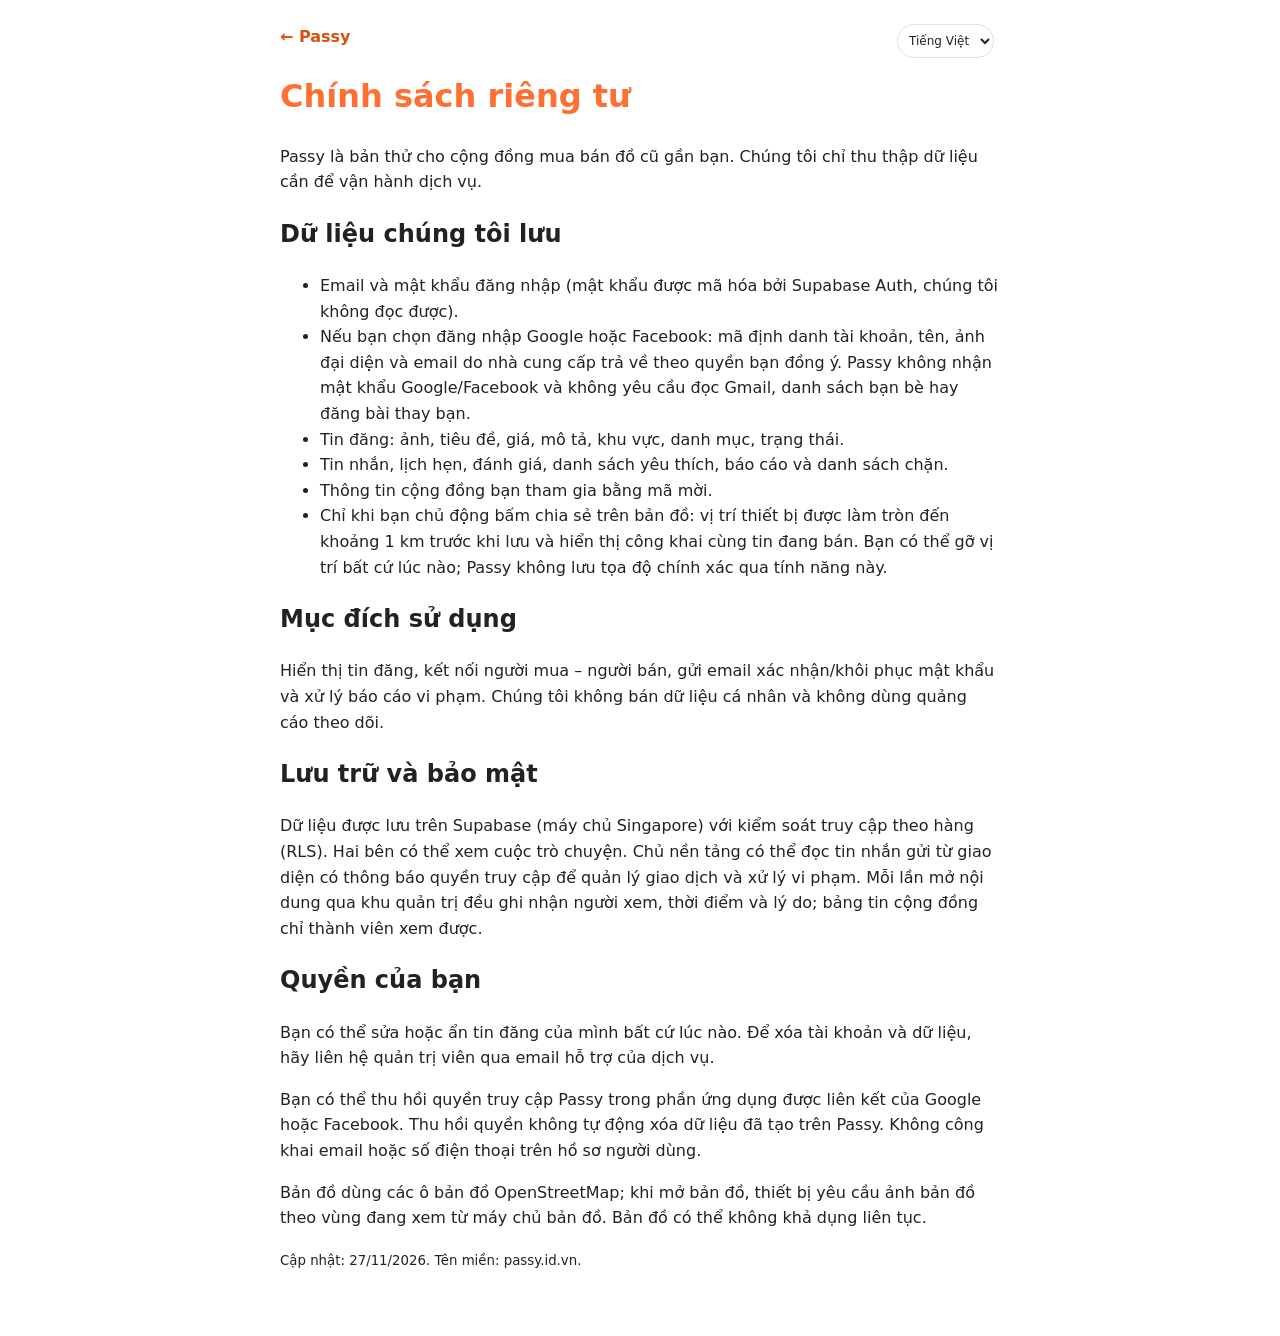
<file: web/privacy.html>
<!DOCTYPE html>
<html lang="vi">
<head>
<meta charset="UTF-8">
<meta name="viewport" content="width=device-width, initial-scale=1">
<title>Chính sách riêng tư – Passy</title>
<link rel="icon" type="image/png" href="favicon.png">
<link rel="canonical" href="https://passy.id.vn/privacy.html">
<style>
body{font-family:system-ui,sans-serif;max-width:720px;margin:0 auto;padding:24px 16px 48px;line-height:1.6;color:#222}
h1{color:#ff6f32}a{color:#d9500f}header a{text-decoration:none;font-weight:600}
</style>
<link rel="stylesheet" href="story-assets/story-language.css?v=20261128-lang"><script src="story-assets/translations.js?v=20261128-lang" defer></script><script src="story-assets/story-language.js?v=20261128-lang" defer></script>
</head>
<body>
<header><a href="/">← Passy</a></header>
<h1>Chính sách riêng tư</h1>
<p>Passy là bản thử cho cộng đồng mua bán đồ cũ gần bạn. Chúng tôi chỉ thu thập dữ liệu cần để vận hành dịch vụ.</p>
<h2>Dữ liệu chúng tôi lưu</h2>
<ul>
<li>Email và mật khẩu đăng nhập (mật khẩu được mã hóa bởi Supabase Auth, chúng tôi không đọc được).</li>
<li>Nếu bạn chọn đăng nhập Google hoặc Facebook: mã định danh tài khoản, tên, ảnh đại diện và email do nhà cung cấp trả về theo quyền bạn đồng ý. Passy không nhận mật khẩu Google/Facebook và không yêu cầu đọc Gmail, danh sách bạn bè hay đăng bài thay bạn.</li>
<li>Tin đăng: ảnh, tiêu đề, giá, mô tả, khu vực, danh mục, trạng thái.</li>
<li>Tin nhắn, lịch hẹn, đánh giá, danh sách yêu thích, báo cáo và danh sách chặn.</li>
<li>Thông tin cộng đồng bạn tham gia bằng mã mời.</li>
<li>Chỉ khi bạn chủ động bấm chia sẻ trên bản đồ: vị trí thiết bị được làm tròn đến khoảng 1 km trước khi lưu và hiển thị công khai cùng tin đang bán. Bạn có thể gỡ vị trí bất cứ lúc nào; Passy không lưu tọa độ chính xác qua tính năng này.</li>
</ul>
<h2>Mục đích sử dụng</h2>
<p>Hiển thị tin đăng, kết nối người mua – người bán, gửi email xác nhận/khôi phục mật khẩu và xử lý báo cáo vi phạm. Chúng tôi không bán dữ liệu cá nhân và không dùng quảng cáo theo dõi.</p>
<h2>Lưu trữ và bảo mật</h2>
<p>Dữ liệu được lưu trên Supabase (máy chủ Singapore) với kiểm soát truy cập theo hàng (RLS). Hai bên có thể xem cuộc trò chuyện. Chủ nền tảng có thể đọc tin nhắn gửi từ giao diện có thông báo quyền truy cập để quản lý giao dịch và xử lý vi phạm. Mỗi lần mở nội dung qua khu quản trị đều ghi nhận người xem, thời điểm và lý do; bảng tin cộng đồng chỉ thành viên xem được.</p>
<h2>Quyền của bạn</h2>
<p>Bạn có thể sửa hoặc ẩn tin đăng của mình bất cứ lúc nào. Để xóa tài khoản và dữ liệu, hãy liên hệ quản trị viên qua email hỗ trợ của dịch vụ.</p>
<p>Bạn có thể thu hồi quyền truy cập Passy trong phần ứng dụng được liên kết của Google hoặc Facebook. Thu hồi quyền không tự động xóa dữ liệu đã tạo trên Passy. Không công khai email hoặc số điện thoại trên hồ sơ người dùng.</p>
<p>Bản đồ dùng các ô bản đồ OpenStreetMap; khi mở bản đồ, thiết bị yêu cầu ảnh bản đồ theo vùng đang xem từ máy chủ bản đồ. Bản đồ có thể không khả dụng liên tục.</p>
<p><small>Cập nhật: 27/11/2026. Tên miền: passy.id.vn.</small></p>
</body>
</html>
</file>
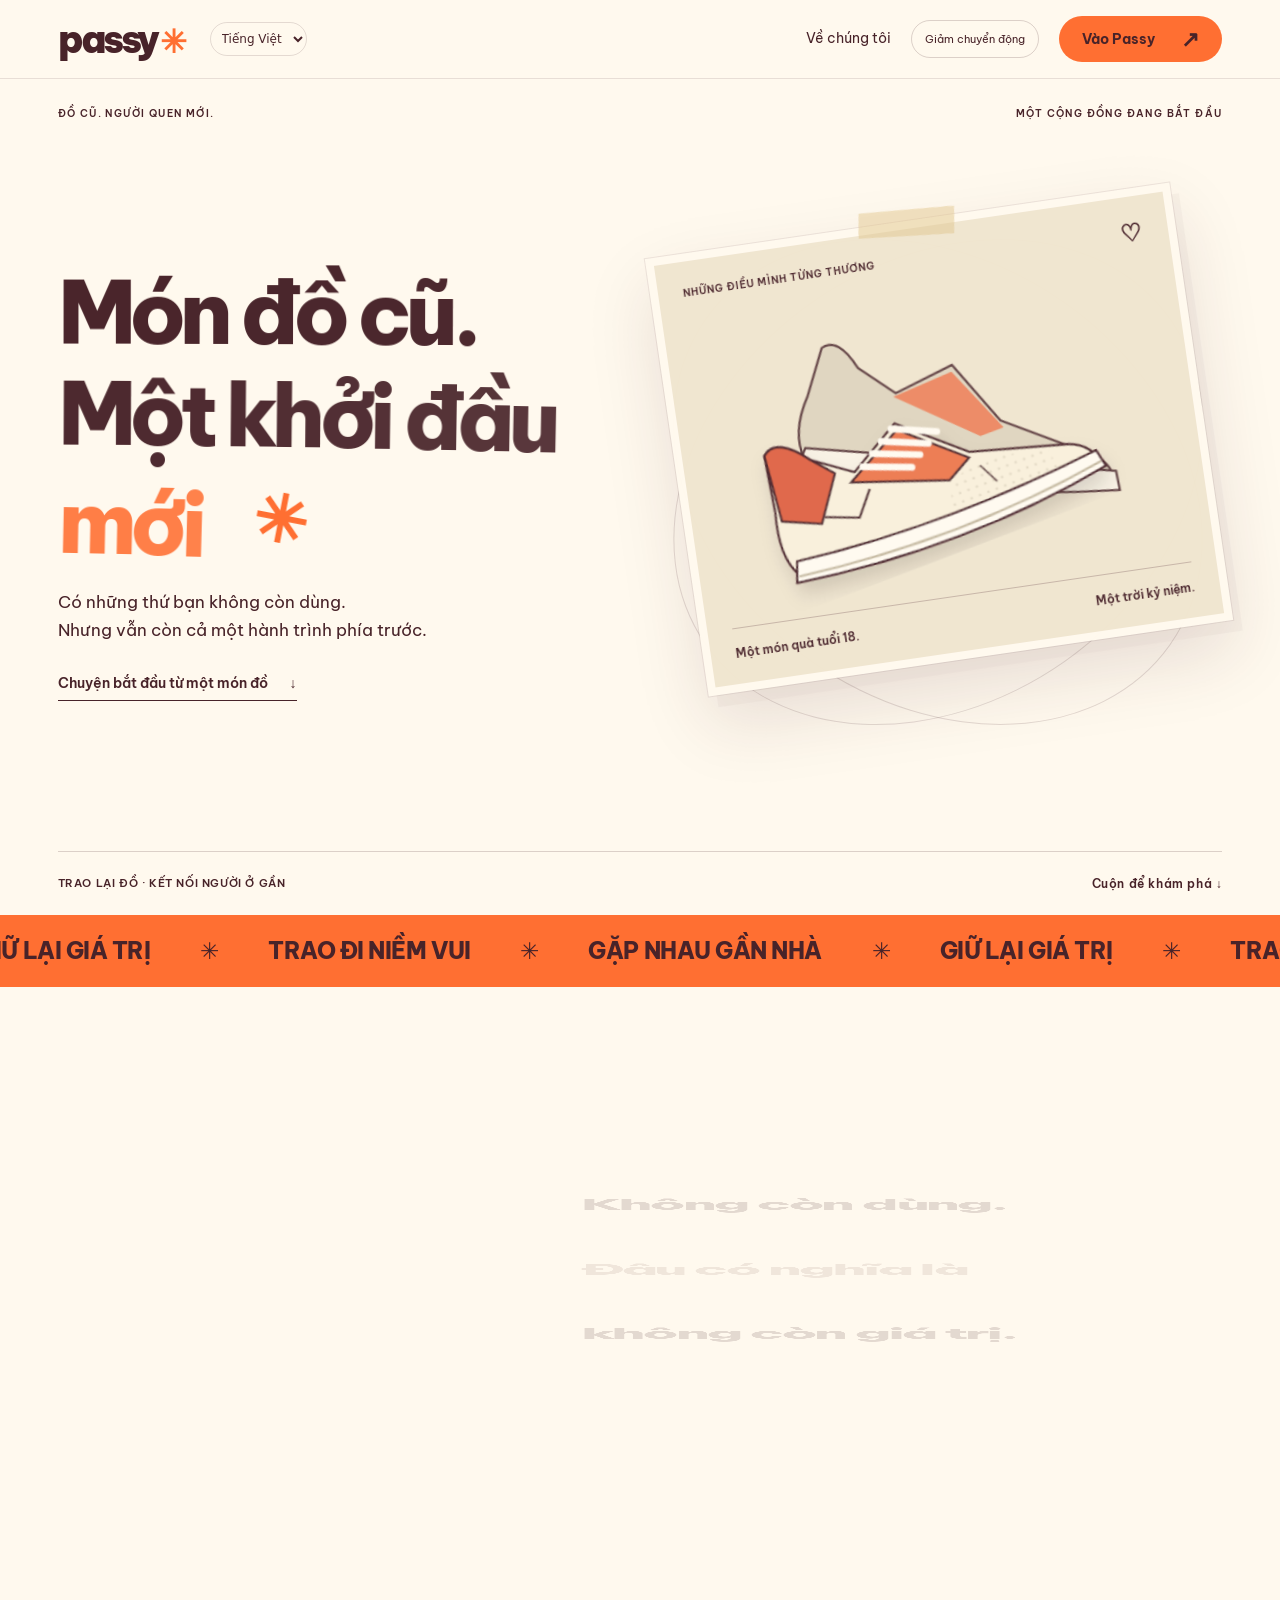
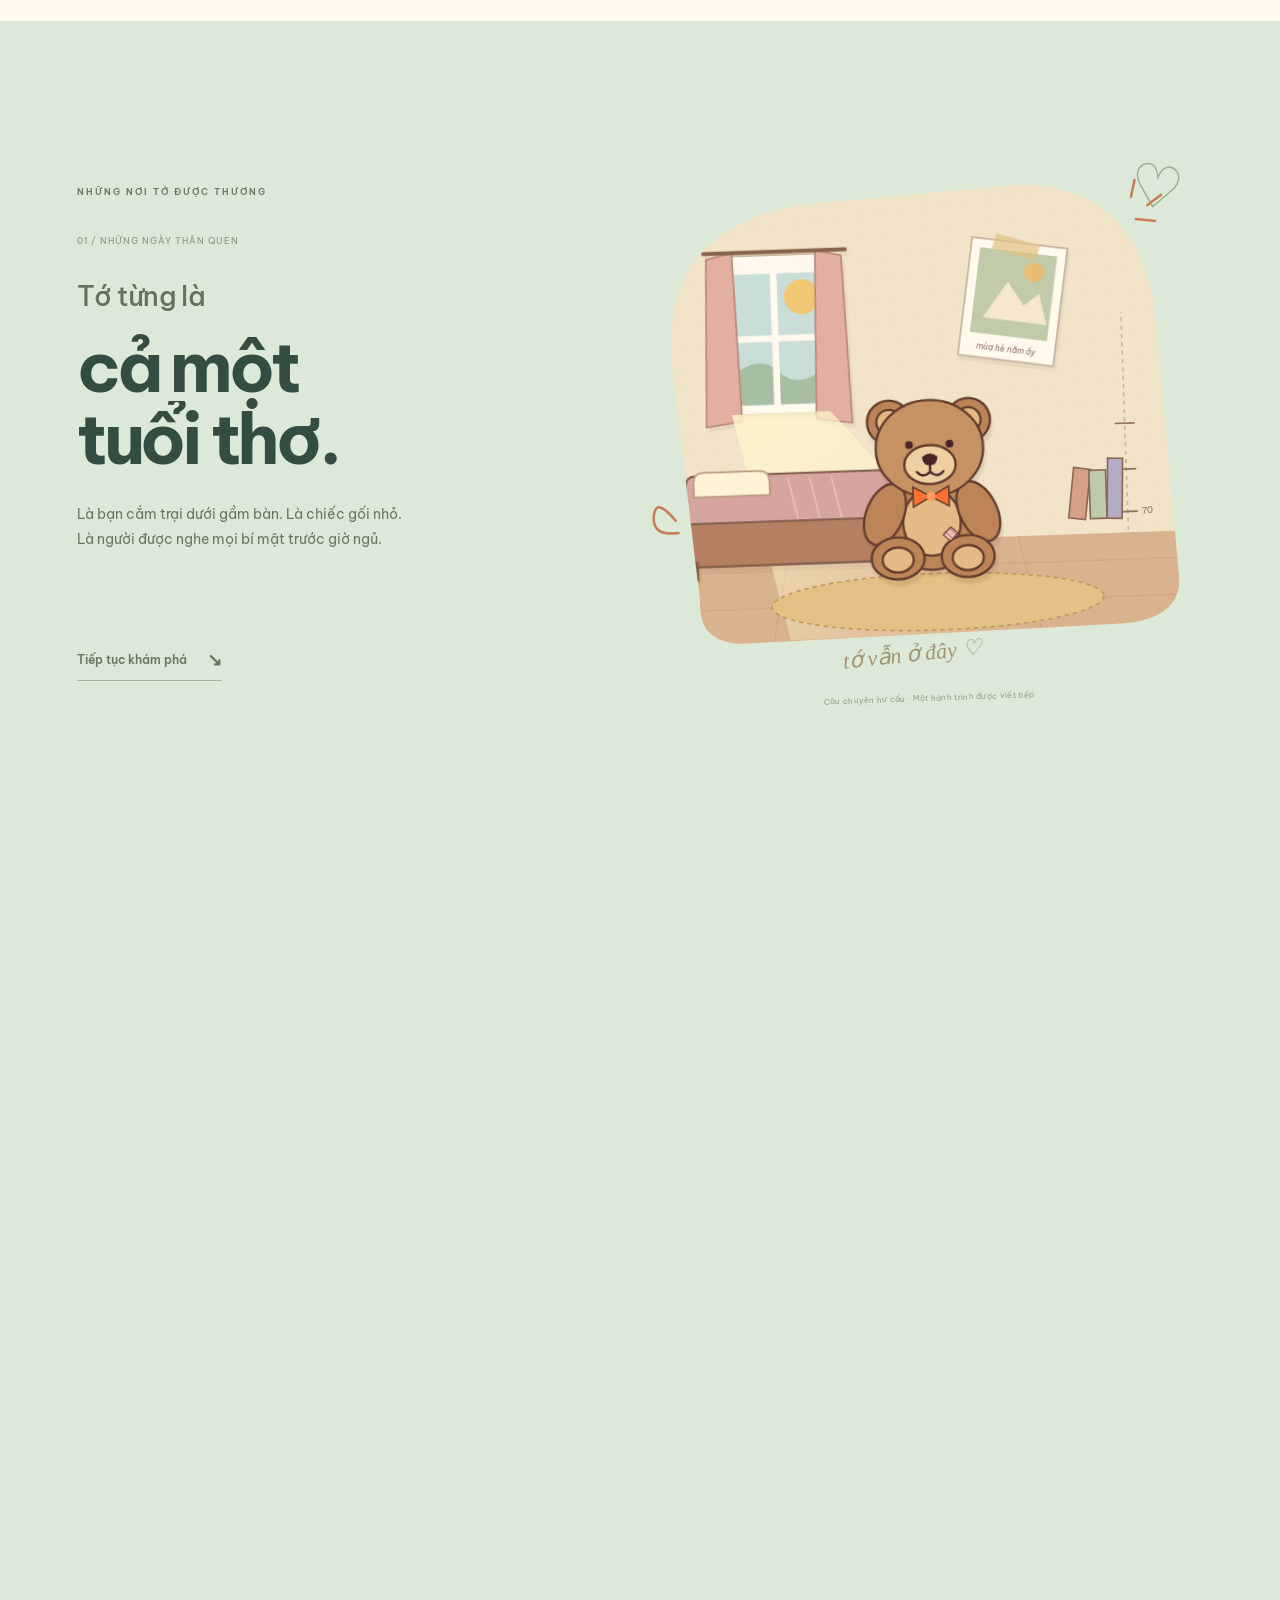
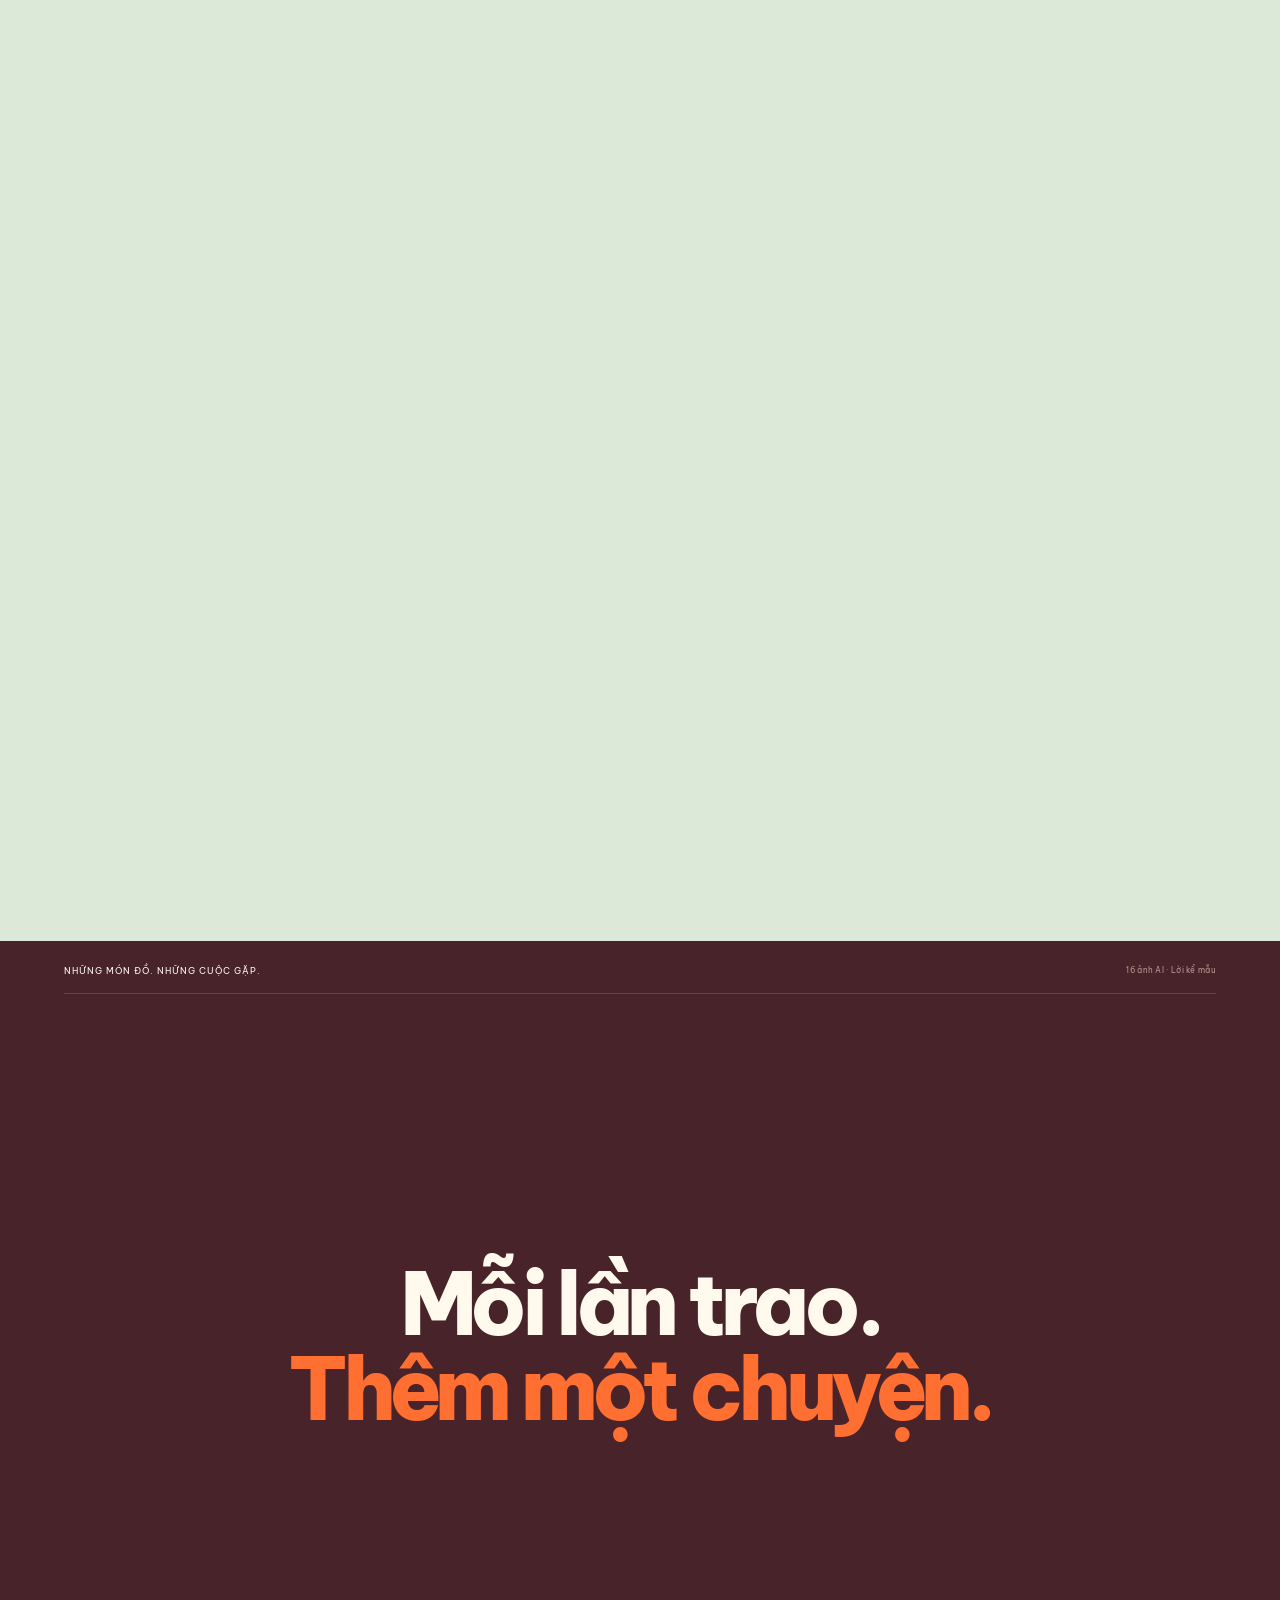
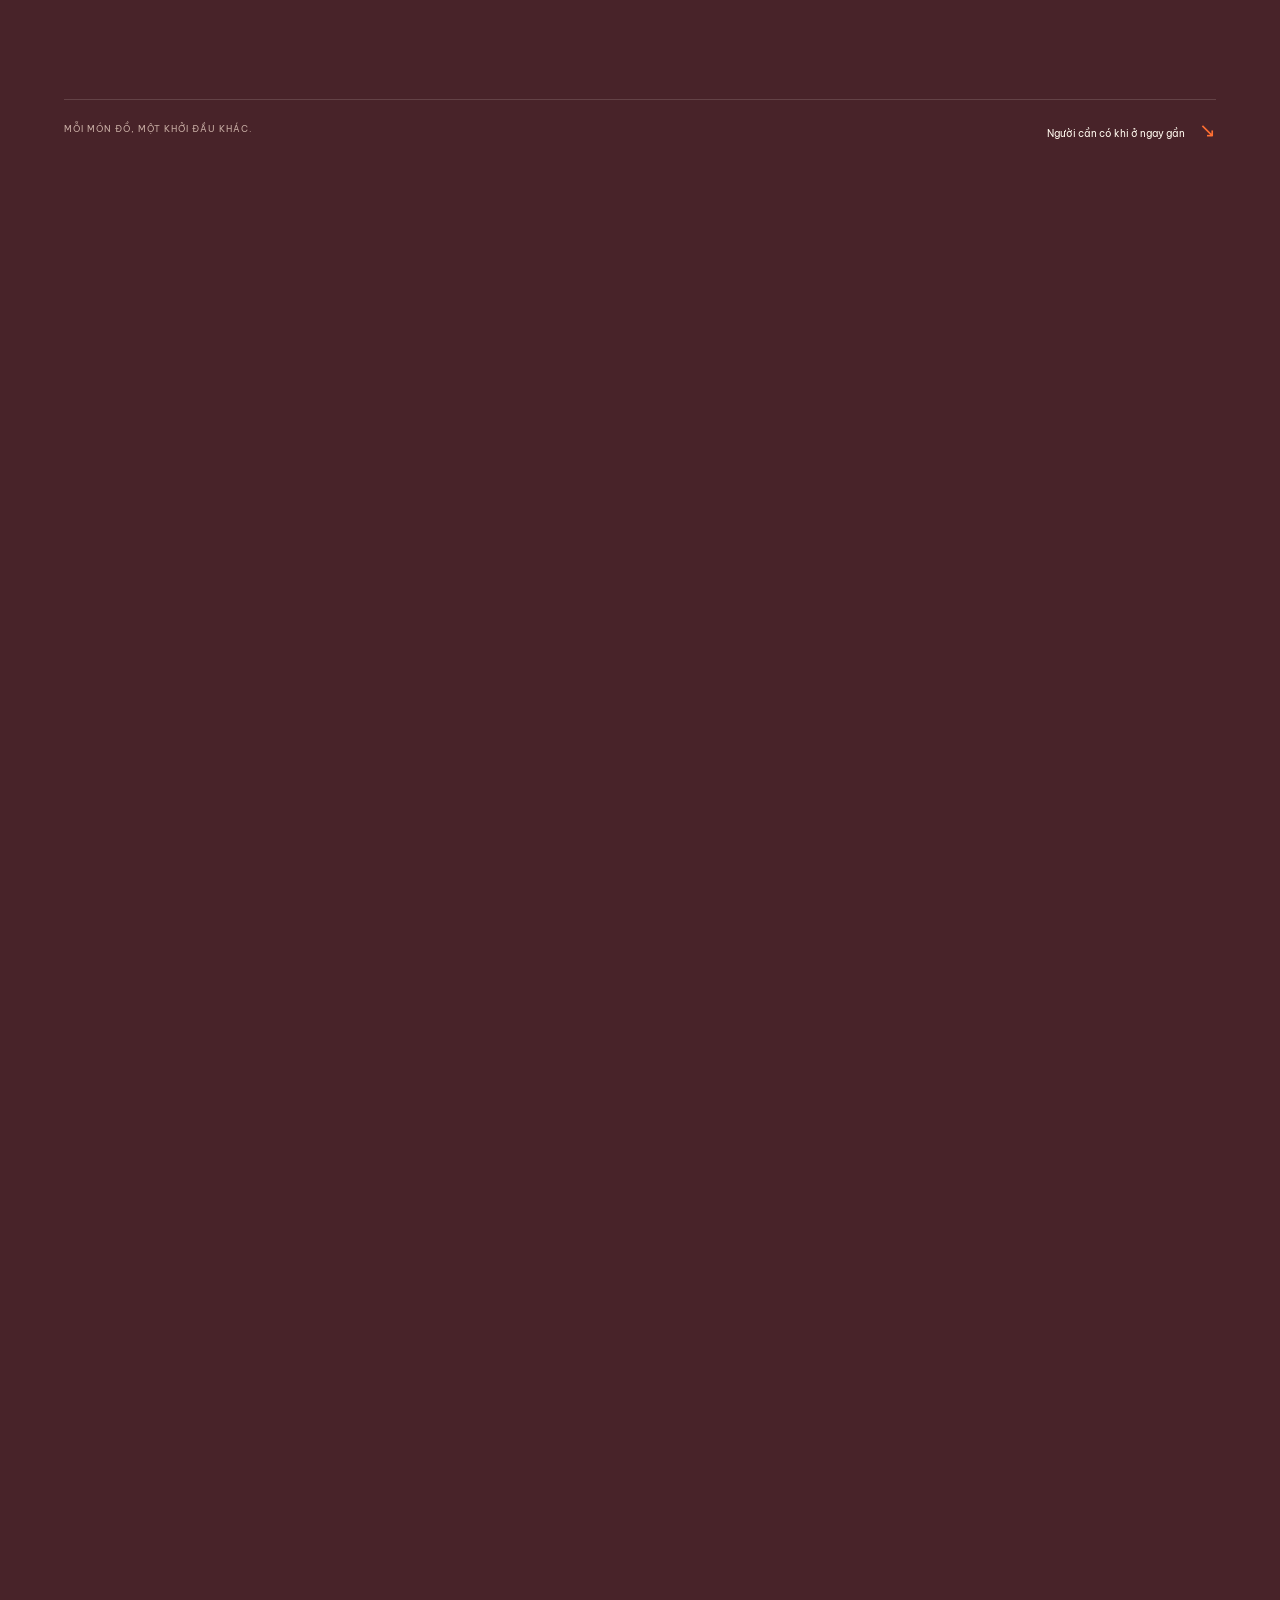
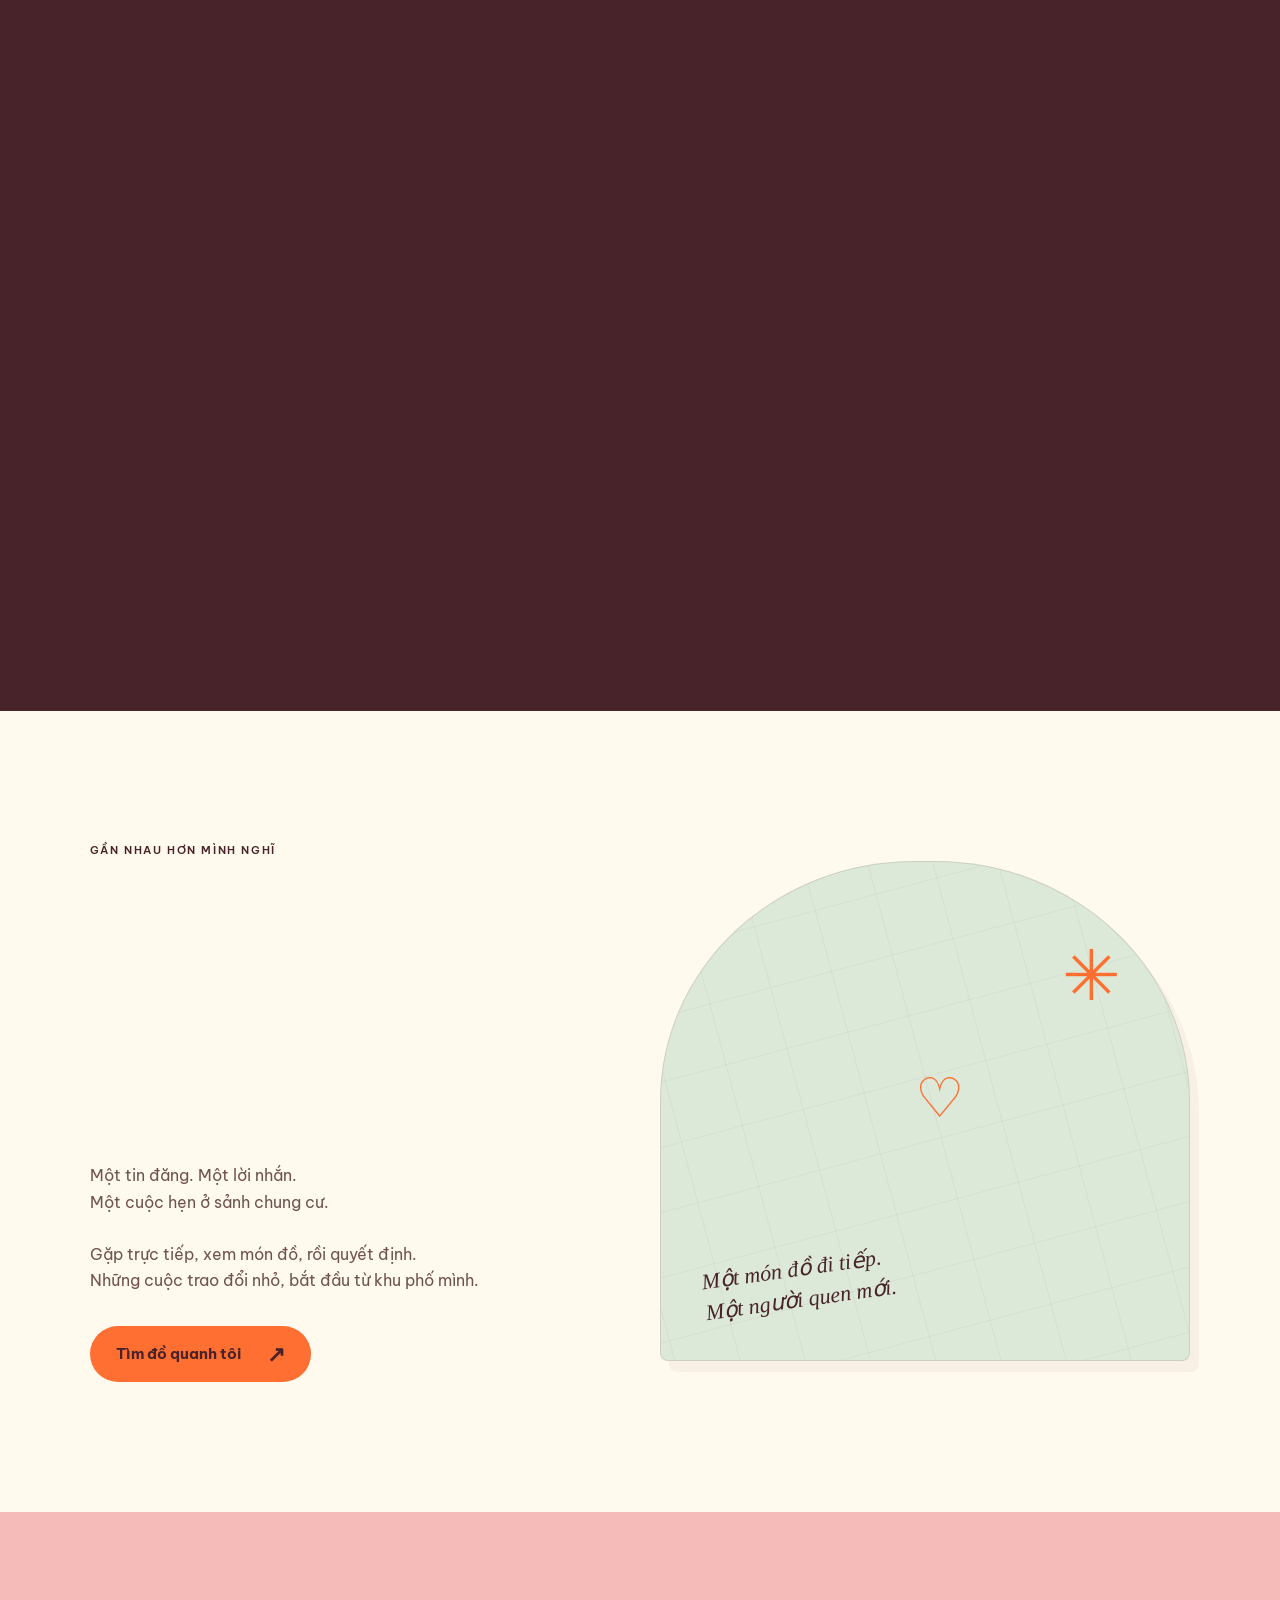
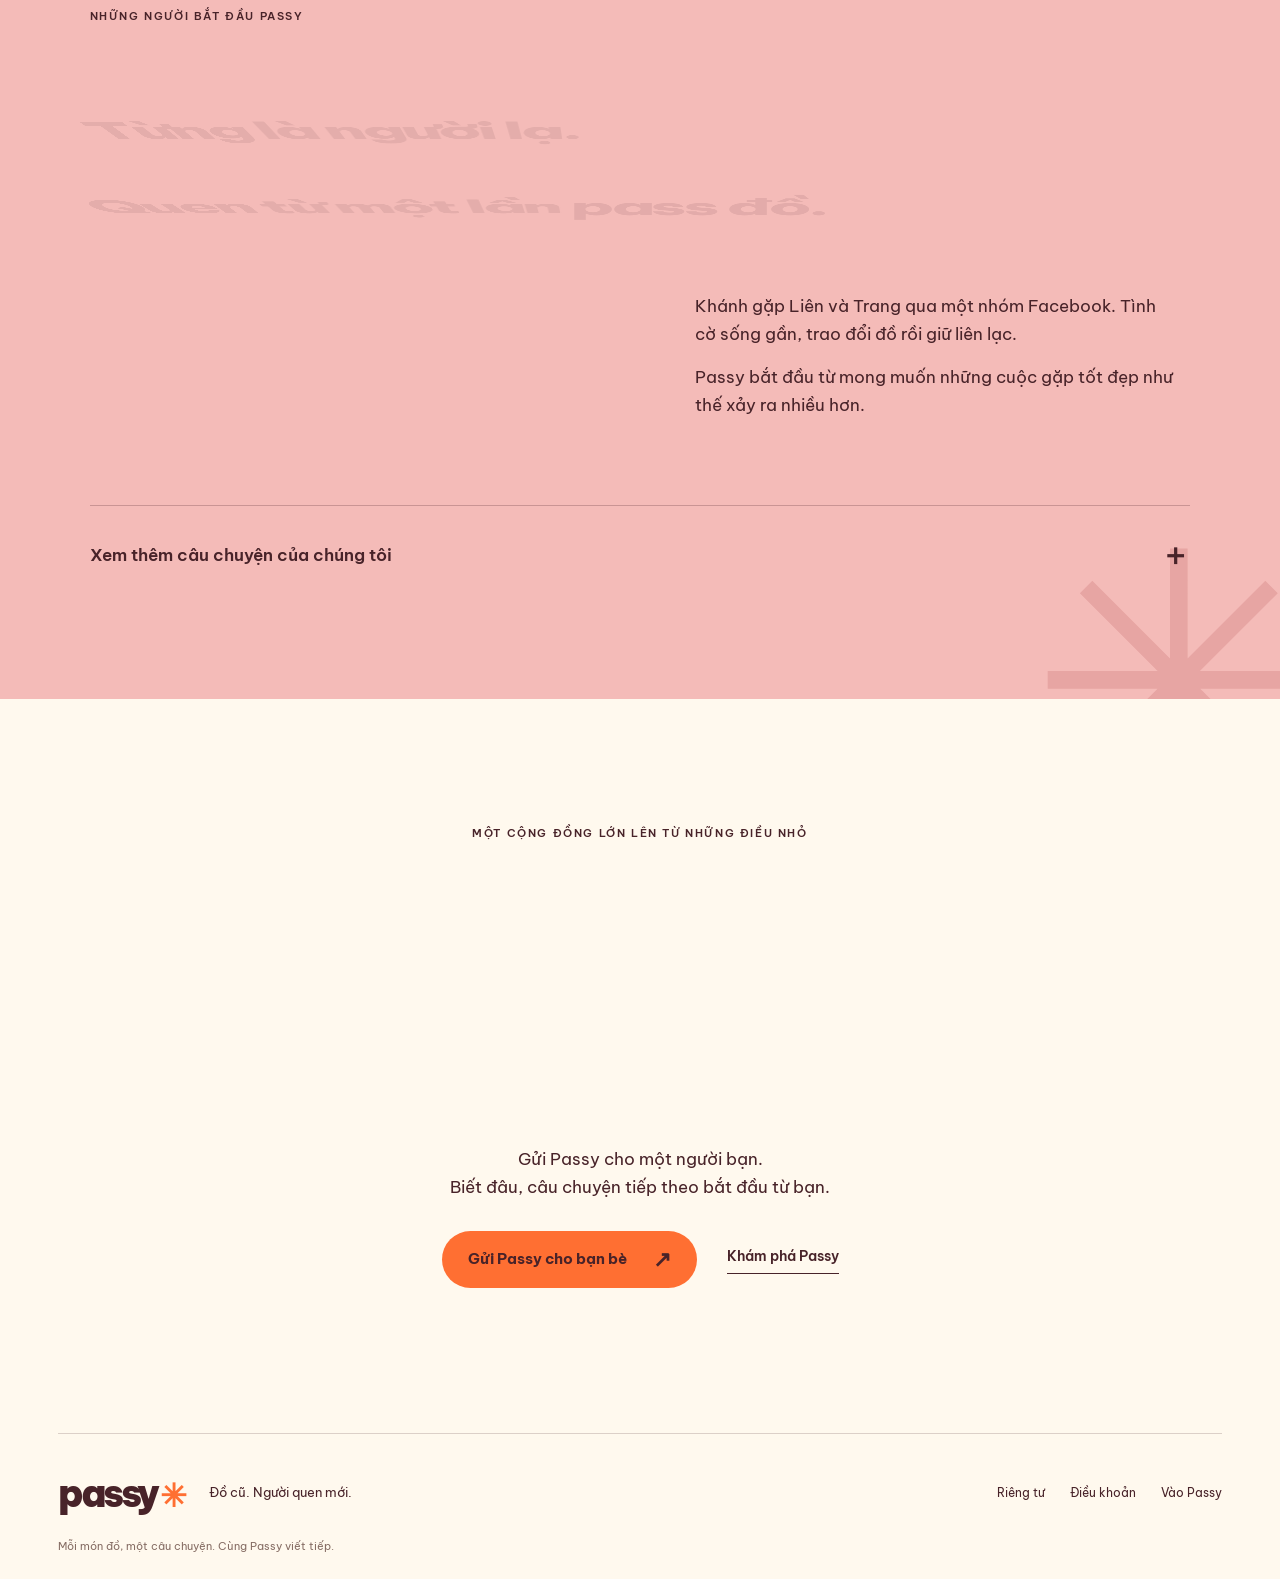
<file: web/story.html>
<!doctype html>
<html lang="vi">
<head>
  <meta charset="utf-8">
  <meta name="viewport" content="width=device-width,initial-scale=1,viewport-fit=cover">
  <meta name="theme-color" content="#482329">
  <title>Passy — Món đồ cũ. Một khởi đầu mới.</title>
  <meta name="description" content="Có những món đồ đã đi cùng mình một đoạn. Rồi đi cùng một người khác, thêm một đoạn nữa. Khám phá câu chuyện Passy.">
  <meta property="og:title" content="Passy — Món đồ cũ. Một khởi đầu mới.">
  <meta property="og:description" content="Người cần món đồ ấy có thể ở ngay gần bạn. Cùng xây dựng cộng đồng trao lại đồ quanh nơi mình sống.">
  <meta property="og:type" content="website">
  <meta property="og:url" content="https://passy.id.vn/story.html">
  <meta property="og:image" content="https://passy.id.vn/icons/Icon-512.png">
  <link rel="icon" href="favicon.png">
  <link rel="stylesheet" href="story.css?v=20261128-lang">
  <link rel="stylesheet" href="story-motion.css?v=20261128-lang">
  <link rel="stylesheet" href="story-team.css?v=20261128-lang">
  <link rel="stylesheet" href="story-assets/sticker.css?v=20261128-lang"><link rel="stylesheet" href="story-assets/bear-lifecycle.css?v=20261128-lang"><link rel="stylesheet" href="story-assets/memory-collage.css?v=20261128-lang"><link rel="stylesheet" href="story-assets/story-language.css?v=20261128-lang"><script src="story-assets/translations.js?v=20261128-lang" defer></script><script src="story-assets/story-language.js?v=20261128-lang" defer></script><script src="story-assets/vendor/gsap.min.js" defer></script><script src="story-assets/vendor/ScrollTrigger.min.js" defer></script><script src="story-assets/vendor/lenis.min.js" defer></script><script src="story-assets/interactions.js?v=20261128-lang" defer></script><script src="story-assets/bear-lifecycle.js?v=20261128-lang" defer></script><script src="story-assets/memory-collage.js?v=20261128-lang" defer></script><script src="story-assets/sticker.js?v=20261128-lang" defer></script>
</head>
<body class="sticker-v2 v2-static">
  <svg width="0" height="0" aria-hidden="true" style="position:absolute;overflow:hidden"><defs><symbol id="passy-bear" viewBox="0 0 300 270"><g stroke="#633c2e" stroke-width="3"><ellipse cx="150" cy="181" rx="61" ry="66" fill="#bd8457"/><ellipse cx="150" cy="186" rx="37" ry="43" fill="#e4bb87"/><ellipse cx="90" cy="174" rx="24" ry="41" transform="rotate(24 90 174)" fill="#bd8457"/><ellipse cx="210" cy="174" rx="24" ry="41" transform="rotate(-24 210 174)" fill="#bd8457"/><ellipse cx="105" cy="231" rx="34" ry="27" fill="#bd8457"/><ellipse cx="195" cy="231" rx="34" ry="27" fill="#bd8457"/><ellipse cx="105" cy="233" rx="20" ry="16" fill="#e4bb87"/><ellipse cx="195" cy="233" rx="20" ry="16" fill="#e4bb87"/><circle cx="99" cy="56" r="28" fill="#bd8457"/><circle cx="201" cy="56" r="28" fill="#bd8457"/><circle cx="99" cy="56" r="16" fill="#e4bb87"/><circle cx="201" cy="56" r="16" fill="#e4bb87"/><ellipse cx="150" cy="91" rx="69" ry="62" fill="#c79262"/><ellipse cx="150" cy="112" rx="33" ry="25" fill="#eed0a3"/></g><circle cx="124" cy="86" r="5" fill="#482329"/><circle cx="176" cy="86" r="5" fill="#482329"/><path d="M140 102q10-9 20 0-1 11-10 11t-10-11Z" fill="#482329"/><path d="M150 112v9m0 0q-9 9-17 0m17 0q9 9 17 0" fill="none" stroke="#482329" stroke-width="3" stroke-linecap="round"/><path d="m150 153-23-13v26Zm0 0 23-13v26Z" fill="#ff6f32" stroke="#633c2e" stroke-width="2"/><circle cx="150" cy="153" r="6" fill="#ff9a62"/><path d="m174 193 9 8-10 10-9-8Z" fill="#f4bbb8" stroke="#633c2e" stroke-width="1.5"/><path d="m166 198 9 9m-3-13 9 9" stroke="#633c2e" stroke-width="1"/></symbol></defs></svg>
  <a class="skip" href="#main">Đến nội dung</a>
  <header class="nav">
    <a class="wordmark" href="story.html" aria-label="Passy, câu chuyện của chúng tôi">passy<span>✳</span></a>
    <a class="nav-story" href="#people">Về chúng tôi</a><button class="v2-motion-toggle" id="v2-motion-toggle" type="button" aria-pressed="false">Giảm chuyển động</button>
    <a class="button button-small market" href="https://passy.id.vn/?app=1">Vào Passy <span aria-hidden="true">↗</span></a>
  </header>
  <main id="main">
    <section class="hero" aria-labelledby="hero-title">
      <div class="hero-top"><span>ĐỒ CŨ. NGƯỜI QUEN MỚI.</span><span>MỘT CỘNG ĐỒNG ĐANG BẮT ĐẦU</span></div>
      <div class="hero-layout">
        <div class="hero-copy">
          <h1 id="hero-title">Món đồ cũ.<br>Một khởi đầu<br><em>mới.</em><span class="title-star" aria-hidden="true">✳</span></h1>
          <p>Có những thứ bạn không còn dùng.<br>Nhưng vẫn còn cả một hành trình phía trước.</p>
          <a class="text-link" href="#keepsake">Chuyện bắt đầu từ một món đồ <span aria-hidden="true">↓</span></a>
        </div>
        <div class="hero-art" aria-label="Minh họa đôi giày kỷ niệm trên một tấm bưu thiếp">
          <span class="orbit orbit-one" aria-hidden="true"></span><span class="orbit orbit-two" aria-hidden="true"></span>
          <div class="postcard">
            <div class="postcard-head"><span>NHỮNG ĐIỀU MÌNH TỪNG THƯƠNG</span><span>♡</span></div>
            <svg class="shoe" viewBox="0 0 620 390" role="img" aria-label="Đôi giày thể thao màu kem và cam, hình minh họa">
              <defs><filter id="shadow"><feDropShadow dx="0" dy="16" stdDeviation="12" flood-opacity=".13"/></filter><pattern id="dots" width="12" height="12" patternUnits="userSpaceOnUse"><circle cx="3" cy="3" r="1.2" fill="#cbbfaa"/></pattern></defs>
              <g transform="translate(48 -32) rotate(12 300 200)" opacity=".86"><path d="M105 132 Q125 115 155 155 L208 185 280 142 350 211 470 246 Q502 254 509 282 L93 282 Q73 248 91 197Z" fill="#ddd2bc" stroke="#482329" stroke-width="3"/><path d="M93 267 L509 267 516 292 Q310 321 84 293Z" fill="#fbf4e7" stroke="#482329" stroke-width="3"/><path d="M205 190 280 151 355 220 325 234Z" fill="#ed7950"/></g>
              <g transform="translate(-6 30) rotate(-13 300 220)" filter="url(#shadow)"><path d="M100 116 Q123 97 156 143 L205 179 278 137 358 208 477 243 Q511 251 518 283 L89 283 Q69 253 87 192Z" fill="#f9f0db" stroke="#482329" stroke-width="3"/><path d="M100 116 91 206 140 228 180 171 156 143Q123 97 100 116Z" fill="#df6445" stroke="#482329" stroke-width="3"/><path d="M196 190 278 146 355 215 320 234Z" fill="#ed7950" stroke="#482329" stroke-width="3"/><path d="M320 234 382 224 457 242 461 270 311 270Z" fill="url(#dots)"/><path d="M91 263 Q290 290 517 266 L522 290 Q311 327 81 290Z" fill="#fffaf0" stroke="#482329" stroke-width="3"/><path d="M87 283 Q310 314 518 282" fill="none" stroke="#c4b89f" stroke-width="3"/><path d="m218 176 61 24m-43-36 59 24m-42-35 58 25m-40-36 56 25" stroke="#fffaf0" stroke-width="9" stroke-linecap="round"/><path d="M147 221 190 238 216 207" fill="none" stroke="#482329" stroke-width="3"/><path d="M365 230 379 258" stroke="#482329" stroke-width="2"/></g>
            </svg>
            <div class="postcard-foot"><span>Một món quà tuổi 18.</span><span>Một trời kỷ niệm.</span></div>
          </div>
          <div class="round-stamp" aria-hidden="true">CÒN TỐT<br><span>còn đi tiếp</span>✳</div>
          <span class="handnote">mỗi món đồ, một câu chuyện</span>
        </div>
      </div>
      <div class="hero-bottom"><span>TRAO LẠI ĐỒ · KẾT NỐI NGƯỜI Ở GẦN</span><a href="#keepsake">Cuộn để khám phá <span aria-hidden="true">↓</span></a></div>
    </section>
    <div class="ticker" aria-hidden="true"><div>GIỮ LẠI GIÁ TRỊ <b>✳</b> TRAO ĐI NIỀM VUI <b>✳</b> GẶP NHAU GẦN NHÀ <b>✳</b> GIỮ LẠI GIÁ TRỊ <b>✳</b> TRAO ĐI NIỀM VUI <b>✳</b> GẶP NHAU GẦN NHÀ <b>✳</b></div></div>
    <section class="memory section" id="keepsake">
      <div class="memory-label v2-reveal"><span class="eyebrow">CÓ LẼ BẠN CŨNG TỪNG…</span><div class="tiny-shoe" aria-hidden="true">♡</div><span>MỘT LẦN DỌN NHÀ</span></div>
      <div class="memory-copy v2-reveal"><h2>Không còn dùng.<br><span>Đâu có nghĩa là</span><br>không còn giá trị.</h2><p>“Tôi nhớ đôi giày một người bạn tặng vào sinh nhật 18 tuổi.”</p><p>Một món đồ có thể giữ cả một quãng đời. Nhưng giữ lại thì chật nhà, bỏ đi lại tiếc. Nếu nó vẫn còn tốt, sao hành trình phải dừng ở đây?</p><span class="caption">TỪ MỘT KỶ NIỆM CỦA KHÁNH · NGƯỜI KHỞI XƯỚNG PASSY</span></div>
    </section>
    <section class="bear-story lifecycle" id="bear-story" aria-label="Những nơi gấu được thương"><div class="lifecycle-sticky"><div class="lifecycle-inner"><div class="lifecycle-copy"><span class="eyebrow">NHỮNG NƠI TỚ ĐƯỢC THƯƠNG</span><div class="lifecycle-captions"><article class="bear-chapter" data-chapter="0"><span class="lifecycle-chapter-label">01 / NHỮNG NGÀY THÂN QUEN</span><h3><span class="life-lead">Tớ từng là</span> <em>cả một<br>tuổi thơ.</em></h3><p>Là bạn cắm trại dưới gầm bàn. Là chiếc gối nhỏ.<br> Là người được nghe mọi bí mật trước giờ ngủ.</p></article><article class="bear-chapter" data-chapter="1"><span class="lifecycle-chapter-label">02 / MỘT KHOẢNG LẶNG</span><h3><span class="life-lead">Bạn lớn lên.</span> <em>Tớ ở lại.</em></h3><p>Căn phòng có thêm những điều mới.<br> Còn tớ, chờ trong một góc tủ quen.</p></article><article class="bear-chapter" data-chapter="2"><span class="lifecycle-chapter-label">03 / MỘT KHỞI ĐẦU KHÁC</span><h3><span class="life-lead">Một căn phòng khác.</span> <em>Vẫn được<br>thương.</em></h3><p>Một lời nhắn trên Passy. Một người đến đón.<br> Miếng vá cũ. Những cái ôm mới.</p></article></div><a class="text-link lifecycle-skip" href="#journey">Tiếp tục khám phá <span aria-hidden="true">↘</span></a></div><div class="lifecycle-art" role="img" aria-label="Cùng một chú gấu ngồi giữa những ký ức thay đổi: phòng tuổi thơ, góc tủ và một căn phòng mới"><svg class="life-scene" viewBox="0 0 680 620" aria-hidden="true"><defs><clipPath id="life-room-clip"><path d="M70 520 46 236Q37 62 224 48L467 34Q617 37 628 205l17 310Q642 563 568 564L135 572Q65 577 70 520Z"/></clipPath><linearGradient id="life-light" x1="0" y1="0" x2="1" y2="1"><stop stop-color="#fff6cb" stop-opacity=".85"/><stop offset="1" stop-color="#fff6cb" stop-opacity="0"/></linearGradient><pattern id="life-grain" width="7" height="7" patternUnits="userSpaceOnUse"><circle cx="1" cy="2" r=".6" fill="#482329" opacity=".05"/></pattern></defs><g clip-path="url(#life-room-clip)"><path class="life-wall" d="M0 0h680v620H0Z" fill="#f1e4c8"/><path class="life-floor" d="M0 455h680v165H0Z" fill="#d9b28e"/><path d="M0 487h680M0 531h680M0 576h680M180 455l-32 165M454 455l35 165" stroke="#a27555" stroke-width="1.5" opacity=".18"/><g class="life-window"><path d="M98 128q0-20 20-20h109q20 0 20 20v171H98Z" fill="#fff9ee" stroke="#c6b89d" stroke-width="2"/><path class="life-sky" d="M110 130h125v157H110Z" fill="#c9ded7"/><circle class="life-sun" cx="204" cy="159" r="21" fill="#f1c773"/><path d="M112 257q37-34 62-9t62-9v48H112Z" fill="#a8bea2"/><path d="M171 122v170m-67-84h138" stroke="#fff9ee" stroke-width="8"/><path class="life-curtain" d="m91 111 31-7 6 202-43 6Z" fill="#e2afa1" stroke="#ba887a" stroke-width="2"/><path class="life-curtain" d="m222 104 31 7 7 201-43-6Z" fill="#e2afa1" stroke="#ba887a" stroke-width="2"/><path d="M88 104h170" stroke="#87644b" stroke-width="5" stroke-linecap="round"/></g><path class="life-ray" d="m116 298 118-1 235 273H177Z" fill="url(#life-light)"/><g class="life-bed"><path d="M60 396h244v83H60Z" fill="#b58061" stroke="#805e4b" stroke-width="2.5"/><path d="M65 472v24m232-24v24" stroke="#805e4b" stroke-width="10"/><path class="life-blanket" d="M68 370h226q13 0 13 15v42H57v-42q0-15 11-15Z" fill="#d6a4a1" stroke="#805e4b" stroke-width="2.5"/><path d="M79 366h66q13 0 13 12v17H67v-17q0-12 12-12Z" fill="#fff3d7" stroke="#ba9a80" stroke-width="2"/><path d="m180 375 11 50m15-50 11 50m15-50 11 50" stroke="#f3d0ba" stroke-width="2" opacity=".7"/></g><g class="life-growth" fill="none" stroke="#8f7160" stroke-width="2"><path class="growth-track" d="M586 452V191" stroke-dasharray="5 5" opacity=".4"/><path d="M574 430h24m-18-51h18m-24-55h24"/><g class="growth-extra"><path d="M574 272h24m-18-51h18"/><text x="603" y="226" fill="#8f7160" stroke="none" font-size="11">120</text></g><text x="603" y="433" fill="#8f7160" stroke="none" font-size="11">70</text></g><g class="life-photo" transform="rotate(9 458 176)"><path d="M399 103h115v142H399Z" fill="#fff9ee" stroke="#c5b29e" stroke-width="2"/><path class="life-photo-color" d="M410 114h93v102h-93Z" fill="#c1cba9"/><path d="m423 197 25-46 22 26 17-16 13 36Z" fill="#f5e8cc"/><circle cx="478" cy="136" r="12" fill="#e8bc75"/><text x="419" y="235" fill="#8f7160" font-size="10" font-style="italic">mùa hè năm ấy</text><path d="m427 95 54 8-3 19-54-8Z" fill="#e2c084" opacity=".7"/></g><g class="life-tent"><path d="m387 441 76-154 120 154Z" fill="#fff9ee" stroke="#fff9ee" stroke-width="12" stroke-linejoin="round"/><path d="m387 441 76-154 120 154Z" fill="#b2c5a4" stroke="#73836a" stroke-width="2.5"/><path d="m463 287 18 154h102Z" fill="#8faaa0" stroke="#73836a" stroke-width="2.5"/><path d="m460 357-40 84h61Z" fill="#f8edcd"/><path d="m471 306 19 18m-13 7 17 17m-11 8 17 18" stroke="#e0e7d3" stroke-width="3"/></g><g class="life-books"><path d="m515 435 8-60 20 3-8 60Z" fill="#d5a084" stroke="#8c6955" stroke-width="2"/><path d="M541 379h20v58h-20Z" fill="#bec9ad" stroke="#8c6955" stroke-width="2"/><path d="m561 437 3-72 18 1-3 72Z" fill="#b4acc6" stroke="#8c6955" stroke-width="2"/></g><g class="life-closet"><path d="M154 72h378v405H154Z" fill="#b99a76" stroke="#896b50" stroke-width="4"/><path d="M173 92h340v365H173Z" fill="#786956"/><path d="M174 395h338v12H174Z" fill="#c5a37c"/><path d="m181 122 93 7-8 44-92-7Z" fill="#d4b58f"/><path d="m404 115 84 4-2 51-86-4Z" fill="#c3c8ac"/></g><ellipse class="life-rug" cx="355" cy="530" rx="199" ry="34" fill="#e4c184" stroke="#c1995c" stroke-width="2" stroke-dasharray="5 5"/><g class="life-new-toys"><path d="M489 471h37v37h-37Z" fill="#e2aa8b" stroke="#9b7057" stroke-width="2"/><path d="M525 484h29v29h-29Z" fill="#b8c8a8" stroke="#77866a" stroke-width="2"/><path d="m500 442 20 27h-40Z" fill="#e7ce8d" stroke="#ac9053" stroke-width="2"/><text x="499" y="496" font-size="17" fill="#fff9ee">A</text></g><g class="life-plant"><path d="m527 463 9 54h41l9-54Z" fill="#d89873" stroke="#9b7057" stroke-width="2"/><path d="M556 466v-89" stroke="#6d8660" stroke-width="4"/><path d="M555 434q-56-5-39-44 42-1 39 44Zm2-30q43-48 55-10-21 36-55 10Z" fill="#9caf8e" stroke="#6d8660" stroke-width="2"/></g><g class="life-garland" fill="#dfae90" stroke="#a28166" stroke-width="1.5"><path d="M280 98q125 70 276-7" fill="none"/><path d="m306 112 24 6-16 25Zm62 15 24 1-11 26Zm63-2 24-3-8 28Zm62-14 23-7-3 29Z"/></g><path class="life-shade" d="M0 0h680v620H0Z" fill="#514837" opacity="0"/><g class="life-fixed-bear"><svg x="211" y="237" width="280" height="300" viewBox="0 0 300 270"><use href="#passy-bear"/></svg></g><g class="life-box-front"><path d="m215 451 267 5-14 81-240-1Z" fill="#c4a078" stroke="#9c7957" stroke-width="2"/><path d="m215 451-24-34 115 14 36 26 51-23 107-11-18 33Z" fill="#d7b88f" stroke="#9c7957" stroke-width="2"/><path d="m288 476 104 4-2 30-103-4Z" fill="#f2e4c9"/><text x="300" y="496" fill="#8a6d55" font-size="10">đồ giữ lại ♡</text></g><g class="life-closet-door"><path d="M154 72h148v405H154Z" fill="#d0af88" stroke="#896b50" stroke-width="4"/><path d="M177 97h102v352H177Z" fill="none" stroke="#b18e66" stroke-width="2"/><circle cx="283" cy="283" r="6" fill="#896b50"/></g><path d="M0 0h680v620H0Z" fill="url(#life-grain)" pointer-events="none"/></g><g class="life-doodle" fill="none" stroke="#ca7b58" stroke-width="3" stroke-linecap="round"><path d="m603 53 5-20m14 31 17-12m-31 28 23 3"/><path d="M44 422q-23-30-26-6t29 21"/></g></svg><span class="life-handnote">tớ vẫn ở đây ♡</span><div class="life-message"><span>passy ✳</span><p>“Mình qua đón<br>bạn gấu nhé?”</p><small>một người ở gần ↗</small></div><span class="life-sample">Câu chuyện hư cấu · Một hành trình được viết tiếp</span></div></div></div></section>
<section class="journey memory-collage" id="journey" aria-labelledby="collage-title"><div class="collage-sticky"><div class="collage-topline"><span>NHỮNG MÓN ĐỒ. NHỮNG CUỘC GẶP.</span><span>16 ảnh AI · Lời kể mẫu</span></div><div class="collage-canvas"><h2 class="collage-title" id="collage-title">Mỗi lần trao.<br><em>Thêm một chuyện.</em></h2><div class="stream-space"><figure class="stream-card stream-photo " data-stream-index="0" data-lane="-1" data-angle="4" style="--photo-ratio:1.1"><div class="stream-paper"><div class="stream-photo-window"><img src="story-assets/images/lamp.jpg" alt="Chiếc đèn bàn màu vàng nhạt bên cửa sổ · Ảnh minh họa AI" width="512" height="512" loading="eager" decoding="async"></div><figcaption>còn sáng những ngày mới.</figcaption></div></figure><figure class="stream-card stream-photo " data-stream-index="1" data-lane="1" data-angle="-5" style="--photo-ratio:0.82"><div class="stream-paper"><div class="stream-photo-window"><img src="story-assets/images/cardigan.jpg" alt="Áo cardigan kem trên ghế mây · Ảnh minh họa AI" width="512" height="512" loading="eager" decoding="async"></div></div></figure><blockquote class="stream-card stream-note stream-pink" data-stream-index="2" data-lane="0" data-angle="2"><div class="stream-paper"><p>“Nhận sách mới biết<br>chúng mình <em>cùng khu.</em>”</p><span>LỜI KỂ MẪU</span></div></blockquote><figure class="stream-card stream-photo " data-stream-index="3" data-lane="1" data-angle="-3" style="--photo-ratio:1.18"><div class="stream-paper"><div class="stream-photo-window"><img src="story-assets/images/camera.jpg" alt="Máy ảnh số bạc đã qua sử dụng · Ảnh minh họa AI" width="512" height="512" loading="eager" decoding="async"></div></div></figure><figure class="stream-card stream-photo " data-stream-index="4" data-lane="-1" data-angle="6" style="--photo-ratio:0.95"><div class="stream-paper"><div class="stream-photo-window"><img src="story-assets/images/baby-shoes.jpg" alt="Đôi giày nhỏ màu đất nung · Ảnh minh họa AI" width="512" height="512" loading="eager" decoding="async"></div></div></figure><figure class="stream-card stream-photo " data-stream-index="5" data-lane="0" data-angle="-4" style="--photo-ratio:0.88"><div class="stream-paper"><div class="stream-photo-window"><img src="story-assets/images/mug.jpg" alt="Chiếc cốc gốm bên cửa sổ nắng · Ảnh minh họa AI" width="512" height="512" loading="eager" decoding="async"></div></div></figure><blockquote class="stream-card stream-note stream-cream" data-stream-index="6" data-lane="1" data-angle="4"><div class="stream-paper"><p>“Chiếc áo bé mặc<br>được vài lần.<br><em>Vẫn còn xinh lắm.</em>”</p><span>LỜI KỂ MẪU</span></div></blockquote><figure class="stream-card stream-photo " data-stream-index="7" data-lane="-1" data-angle="-5" style="--photo-ratio:0.82"><div class="stream-paper"><div class="stream-photo-window"><img src="story-assets/images/plant.jpg" alt="Chậu cây xanh ngoài ban công · Ảnh minh họa AI" width="512" height="512" loading="eager" decoding="async"></div></div></figure><figure class="stream-card stream-photo " data-stream-index="8" data-lane="0" data-angle="2" style="--photo-ratio:1.22"><div class="stream-paper"><div class="stream-photo-window"><img src="story-assets/images/bicycle.jpg" alt="Xe đạp màu kem bên tường xanh · Ảnh minh họa AI" width="512" height="512" loading="eager" decoding="async"></div></div></figure><figure class="stream-card stream-photo " data-stream-index="9" data-lane="1" data-angle="-3" style="--photo-ratio:1"><div class="stream-paper"><div class="stream-photo-window"><img src="story-assets/images/earrings.jpg" alt="Đôi khuyên tai trên đĩa gốm hồng · Ảnh minh họa AI" width="512" height="512" loading="eager" decoding="async"></div></div></figure><blockquote class="stream-card stream-note stream-orange" data-stream-index="10" data-lane="-1" data-angle="6"><div class="stream-paper"><p>Nhỏ thôi.<br><em>Vẫn đáng<br>trao lại.</em></p><span>MỖI MÓN ĐỒ, MỘT CƠ HỘI</span></div></blockquote><figure class="stream-card stream-photo " data-stream-index="11" data-lane="0" data-angle="-4" style="--photo-ratio:1.2"><div class="stream-paper"><div class="stream-photo-window"><img src="story-assets/images/books.jpg" alt="Chồng sách cũ trên bàn gỗ · Ảnh minh họa AI" width="512" height="512" loading="eager" decoding="async"></div></div></figure><figure class="stream-card stream-photo " data-stream-index="12" data-lane="1" data-angle="4" style="--photo-ratio:1.1"><div class="stream-paper"><div class="stream-photo-window"><img src="story-assets/images/wooden-toys.jpg" alt="Đồ chơi gỗ và chiếc ô tô nhỏ màu đỏ · Ảnh minh họa AI" width="512" height="512" loading="eager" decoding="async"></div><figcaption>một tuổi thơ khác đang chờ.</figcaption></div></figure><figure class="stream-card stream-photo " data-stream-index="13" data-lane="-1" data-angle="-5" style="--photo-ratio:0.82"><div class="stream-paper"><div class="stream-photo-window"><img src="story-assets/images/vase.jpg" alt="Lọ gốm xanh cắm hoa cúc · Ảnh minh họa AI" width="512" height="512" loading="eager" decoding="async"></div></div></figure><blockquote class="stream-card stream-note stream-pink" data-stream-index="14" data-lane="0" data-angle="2"><div class="stream-paper"><p>“Cảm ơn vì đã<br>giữ gìn nó<br><em>đến lượt mình.</em>”</p><span>LỜI KỂ MẪU</span></div></blockquote><figure class="stream-card stream-photo " data-stream-index="15" data-lane="1" data-angle="-3" style="--photo-ratio:0.8"><div class="stream-paper"><div class="stream-photo-window"><img src="story-assets/images/tote.jpg" alt="Túi vải màu be quai xanh · Ảnh minh họa AI" width="512" height="512" loading="eager" decoding="async"></div></div></figure><figure class="stream-card stream-photo stream-existing stream-bear" data-stream-index="16" data-lane="-1" data-angle="6" style="--photo-ratio:0.9"><div class="stream-paper"><div class="stream-photo-window"><img src="story-assets/images/handover.jpg" alt="Chú gấu bông được trao lại trong sảnh chung cư · Ảnh minh họa AI" width="512" height="512" loading="eager" decoding="async"></div></div></figure><figure class="stream-card stream-photo stream-existing stream-shoes" data-stream-index="17" data-lane="0" data-angle="-4" style="--photo-ratio:1"><div class="stream-paper"><div class="stream-photo-window"><img src="story-assets/images/memory-objects.jpg" alt="Đôi giày màu kem trên vải xanh · Ảnh minh họa AI" width="512" height="512" loading="eager" decoding="async"></div><figcaption>đi tiếp nhé, bạn nhỏ.</figcaption></div></figure><blockquote class="stream-card stream-note stream-mint" data-stream-index="18" data-lane="1" data-angle="4"><div class="stream-paper"><p>“Mình cần đúng<br><em>chiếc gương này.</em>”</p><span>LỜI KỂ MẪU</span></div></blockquote><figure class="stream-card stream-photo stream-existing stream-book" data-stream-index="19" data-lane="-1" data-angle="-5" style="--photo-ratio:0.85"><div class="stream-paper"><div class="stream-photo-window"><img src="story-assets/images/memory-objects.jpg" alt="Cuốn sách xanh trên bàn gỗ · Ảnh minh họa AI" width="512" height="512" loading="eager" decoding="async"></div></div></figure><figure class="stream-card stream-photo stream-existing stream-mirror" data-stream-index="20" data-lane="0" data-angle="2" style="--photo-ratio:0.8"><div class="stream-paper"><div class="stream-photo-window"><img src="story-assets/images/memory-objects.jpg" alt="Chiếc gương nhỏ trên bàn tím · Ảnh minh họa AI" width="512" height="512" loading="eager" decoding="async"></div></div></figure><blockquote class="stream-card stream-note stream-mint" data-stream-index="21" data-lane="1" data-angle="-3"><div class="stream-paper"><p>Đồ cũ.<br><em>Người quen mới.</em></p><span>CÂU CHUYỆN TIẾP THEO CÓ THỂ LÀ CỦA BẠN</span></div></blockquote></div></div><div class="collage-bottomline"><span>MỖI MÓN ĐỒ, MỘT KHỞI ĐẦU KHÁC.</span><a href="#nearby">Người cần có khi ở ngay gần <span aria-hidden="true">↘</span></a></div></div></section>
<section class="neighborhood section" id="nearby">
      <div class="neighborhood-copy v2-reveal"><span class="eyebrow">GẦN NHAU HƠN MÌNH NGHĨ</span><h2>Người cần<br>có khi ở<br><em>ngay gần.</em></h2><p>Một tin đăng. Một lời nhắn.<br>Một cuộc hẹn ở sảnh chung cư.</p><p>Gặp trực tiếp, xem món đồ, rồi quyết định.<br>Những cuộc trao đổi nhỏ, bắt đầu từ khu phố mình.</p><a class="button market" href="https://passy.id.vn/?app=1">Tìm đồ quanh tôi <span aria-hidden="true">↗</span></a></div>
      <div class="neighborhood-art v2-reveal" role="img" aria-label="Minh họa hai ngôi nhà được nối bằng một con đường ngắn"><div class="map-grid"></div><div class="map-route"></div><div class="house house-one"><div class="roof"></div><div class="windows"><i></i><i></i><i></i><i></i></div><span>Nhà mình</span></div><div class="house house-two"><div class="roof"></div><div class="windows"><i></i><i></i><i></i><i></i></div><span>Người đang cần</span></div><div class="map-heart">♡</div><span class="map-note">Một món đồ đi tiếp.<br>Một người quen mới.</span><span class="map-flower" aria-hidden="true">✳</span></div>
    </section>
    <section class="people" id="people">
      <div class="people-inner v2-reveal">
        <span class="eyebrow">NHỮNG NGƯỜI BẮT ĐẦU PASSY</span>
        <h2>Từng là người lạ.<br>Quen từ một lần <em>pass đồ.</em></h2>
        <div class="people-bottom"><div class="people-marks" aria-label="Khánh, Liên và Trang"><span>Khánh</span><span>Liên</span><span>Trang</span></div><div><p>Khánh gặp Liên và Trang qua một nhóm Facebook. Tình cờ sống gần, trao đổi đồ rồi giữ liên lạc.</p><p>Passy bắt đầu từ mong muốn những cuộc gặp tốt đẹp như thế xảy ra nhiều hơn.</p></div></div>
        <details class="team-more" id="team-more">
          <summary>Xem thêm câu chuyện của chúng tôi <span aria-hidden="true">＋</span></summary>
          <div class="team-story">
            <div class="team-tabs" role="tablist" aria-label="Câu chuyện đội ngũ">
              <button type="button" role="tab" id="team-tab-4" aria-controls="team-panel-4" aria-selected="true">Nếu đồ vật biết kể</button>
              <button type="button" role="tab" id="team-tab-0" aria-controls="team-panel-0" aria-selected="false" tabindex="-1">Ký ức của Khánh</button>
              <button type="button" role="tab" id="team-tab-1" aria-controls="team-panel-1" aria-selected="false" tabindex="-1">Một cuộc gặp</button>
              <button type="button" role="tab" id="team-tab-2" aria-controls="team-panel-2" aria-selected="false" tabindex="-1">Chúng tôi cùng làm</button>
              <button type="button" role="tab" id="team-tab-3" aria-controls="team-panel-3" aria-selected="false" tabindex="-1">Cùng viết tiếp</button>
            </div>
            <div class="team-panel" id="team-panel-4" role="tabpanel" aria-labelledby="team-tab-4" tabindex="0">
              <div class="team-art toy-art" aria-hidden="true"><span class="toy-light"></span><svg class="team-bear" viewBox="0 0 300 270"><use href="#passy-bear"/></svg><span class="toy-dust dust-one">✧</span><span class="toy-dust dust-two">✧</span><span class="team-art-note">mình vẫn còn một câu chuyện để kể</span></div>
              <div class="team-text"><span class="eyebrow">CẢM HỨNG TỪ TOY STORY</span><h3>Nếu món đồ biết nói,<br>nó có muốn dừng ở đây?</h3><p>Toy Story gợi cho Khánh một cách nhìn rất dịu dàng: phía sau một món đồ có thể là cả một thế giới ký ức. Một chú gấu bông từng được ôm đi ngủ. Một món quà từng khiến ai đó vui suốt cả ngày.</p><p>Rồi chúng ta lớn lên, thay đổi, không còn cần những thứ từng gắn bó. Nhưng khi mình thôi sử dụng, liệu câu chuyện của chúng đã thật sự kết thúc?</p><p class="team-pullquote">Passy bắt đầu từ mong muốn: để một món đồ được yêu quý thêm lần nữa.</p><span class="team-source-note">Cảm hứng cá nhân từ bộ phim · Gấu bông là minh họa riêng của Passy.</span></div>
            </div>
            <div class="team-panel" id="team-panel-0" role="tabpanel" aria-labelledby="team-tab-0" tabindex="0" hidden>
              <div class="team-art memory-art" aria-hidden="true"><div class="gift-box"><span>18</span><i></i></div><span class="team-art-note">một món quà, một quãng đời</span><b class="team-spark">✳</b></div>
              <div class="team-text"><span class="eyebrow">KHÁNH · MỘT MÓN QUÀ TUỔI 18</span><h3>Có thứ mình giữ<br>vì nhớ một người.</h3><p>Với Khánh, đó là đôi giày một người bạn tặng vào sinh nhật 18 tuổi. Giá trị của món quà nằm cả ở người đã tặng, ở cột mốc mà nó gợi về.</p><p>Những lần dọn nhà, nhìn lại những món thân thương bị bỏ xó, Khánh cứ nghĩ: mình vẫn trân trọng chúng, nhưng có lẽ ở một nơi khác, chúng còn có thể được dùng mỗi ngày.</p><p class="team-pullquote">Kỷ niệm vẫn ở lại với mình. Món đồ có thể bắt đầu một kỷ niệm khác.</p></div>
            </div>
            <div class="team-panel" id="team-panel-1" role="tabpanel" aria-labelledby="team-tab-1" tabindex="0" hidden>
              <div class="team-art meeting-art" aria-hidden="true"><div class="meeting-person person-k">Khánh</div><div class="meeting-person person-l">Liên</div><div class="meeting-person person-t">Trang</div><div class="meeting-parcel">♡</div><span class="team-art-note">từ một nhóm Facebook, đến những người quen</span></div>
              <div class="team-text"><span class="eyebrow">KHÁNH, LIÊN & TRANG · TỪ NGƯỜI LẠ THÀNH NGƯỜI QUEN</span><h3>Chúng tôi tìm một món đồ.<br>Rồi tìm thấy nhau.</h3><p>Liên và Trang từng chạy theo những trào lưu thời trang nhanh. Khánh biết hai bạn khi tìm mua lại đồ qua một nhóm Facebook. Tình cờ, chúng tôi sống gần nhau.</p><p>Những cuộc trao đổi thuận lợi khiến cả ba giữ liên lạc. Rồi có món gì không dùng nữa, chúng tôi lại trao đổi cho nhau. Đồ tìm được người cần; chúng tôi có thêm những người quen.</p><p class="team-pullquote">Điều khiến chúng tôi muốn làm Passy chính là cảm giác ấy: một cuộc trao đổi nhỏ có thể mở ra một kết nối lâu dài.</p></div>
            </div>
            <div class="team-panel" id="team-panel-2" role="tabpanel" aria-labelledby="team-tab-2" tabindex="0" hidden>
              <div class="team-art question-art" aria-hidden="true"><div class="question-cupboard"><span>còn tốt</span><span>chưa cần</span><span>tiếc quá</span></div><b class="question-mark">?</b><span class="team-art-note">giữ thì chật, bỏ lại tiếc</span></div>
              <div class="team-text"><span class="eyebrow">TỪ ĐIỀU CHÚNG TÔI ĐÃ TRẢI QUA, ĐẾN ĐIỀU MUỐN CÙNG LÀM</span><h3>Làm sao để lần gặp tốt đẹp<br>ấy xảy ra với nhiều người?</h3><p>Chúng tôi biết cảm giác giữ thì chật, bỏ lại tiếc. Biết cả những ngần ngại khi pass đồ trên mạng: khó tin nhau, không xem được trực tiếp, gửi đi rồi bị trả về.</p><p>Vì thế, chúng tôi chọn bắt đầu từ khoảng cách gần. Cùng xây dựng một nơi để người có đồ dễ đăng, người cần dễ tìm, hai bên nhắn nhau rồi hẹn gặp ở nơi thuận tiện.</p><div class="team-promises"><span>Gần để gặp nhau</span><span>Trực tiếp để xem đồ</span><span>Dễ bắt đầu, kể cả món nhỏ</span></div><p>Chúng tôi vẫn đang hoàn thiện Passy. Mong muốn ấy sẽ chỉ thành một cộng đồng khi có thêm bạn cùng tham gia.</p></div>
            </div>
            <div class="team-panel" id="team-panel-3" role="tabpanel" aria-labelledby="team-tab-3" tabindex="0" hidden>
              <div class="team-art together-art" aria-hidden="true"><div class="community-orbit"><span>Khánh</span><span>Liên</span><span>Trang</span><span>bạn</span></div><b class="community-heart">♡</b><span class="team-art-note">câu chuyện này còn chỗ cho bạn</span></div>
              <div class="team-text"><span class="eyebrow">PASSY HÔM NAY · ĐANG BẮT ĐẦU</span><h3>Chúng tôi làm nơi gặp.<br>Bạn mang đến câu chuyện.</h3><p>Chúng tôi muốn giữ Passy gần gũi, thuận tiện, hướng tới miễn phí hoặc một khoản hoa hồng thật nhỏ để vận hành. Một nơi cả chiếc gương nhỏ hay đôi bông tai cũng có cơ hội được dùng tiếp.</p><p>Chúng tôi cần những người đầu tiên dùng thử, góp ý và rủ người quen tham gia. Mỗi món đồ được trao lại, mỗi lời giới thiệu của bạn đều giúp cộng đồng này có thêm một khởi đầu.</p><a class="text-link" href="#join">Cùng viết tiếp với Passy</a></div>
            </div>
            <div class="team-story-foot"><span>Câu chuyện thật từ Khánh · Hình ảnh minh họa</span><button type="button" id="team-next">Chặng tiếp theo <span aria-hidden="true">＋</span></button></div>
          </div>
        </details>
      </div><span class="people-star" aria-hidden="true">✳</span>
    </section>
    <section class="invitation section v2-reveal" id="join"><span class="eyebrow">MỘT CỘNG ĐỒNG LỚN LÊN TỪ NHỮNG ĐIỀU NHỎ</span><h2>Thêm một người biết.<br>Thêm một món đồ<br><em>được dùng tiếp.</em></h2><p>Gửi Passy cho một người bạn.<br>Biết đâu, câu chuyện tiếp theo bắt đầu từ bạn.</p><div class="invite-actions"><button class="button" type="button" id="share">Gửi Passy cho bạn bè <span aria-hidden="true">↗</span></button><a class="text-link market" href="https://passy.id.vn/?app=1">Khám phá Passy</a></div><p id="share-status" role="status" aria-live="polite"></p><div id="copy-fallback" hidden><label for="share-url">Sao chép đường dẫn và gửi cho bạn bè</label><input id="share-url" readonly></div></section>
  </main>
  <footer><a class="wordmark" href="story.html">passy<span>✳</span></a><p>Đồ cũ. Người quen mới.</p><div><a href="https://passy.id.vn/privacy.html">Riêng tư</a><a href="https://passy.id.vn/terms.html">Điều khoản</a><a class="market" href="https://passy.id.vn/?app=1">Vào Passy</a></div><small>Mỗi món đồ, một câu chuyện. Cùng Passy viết tiếp.</small></footer>
</body>
</html>
</file>
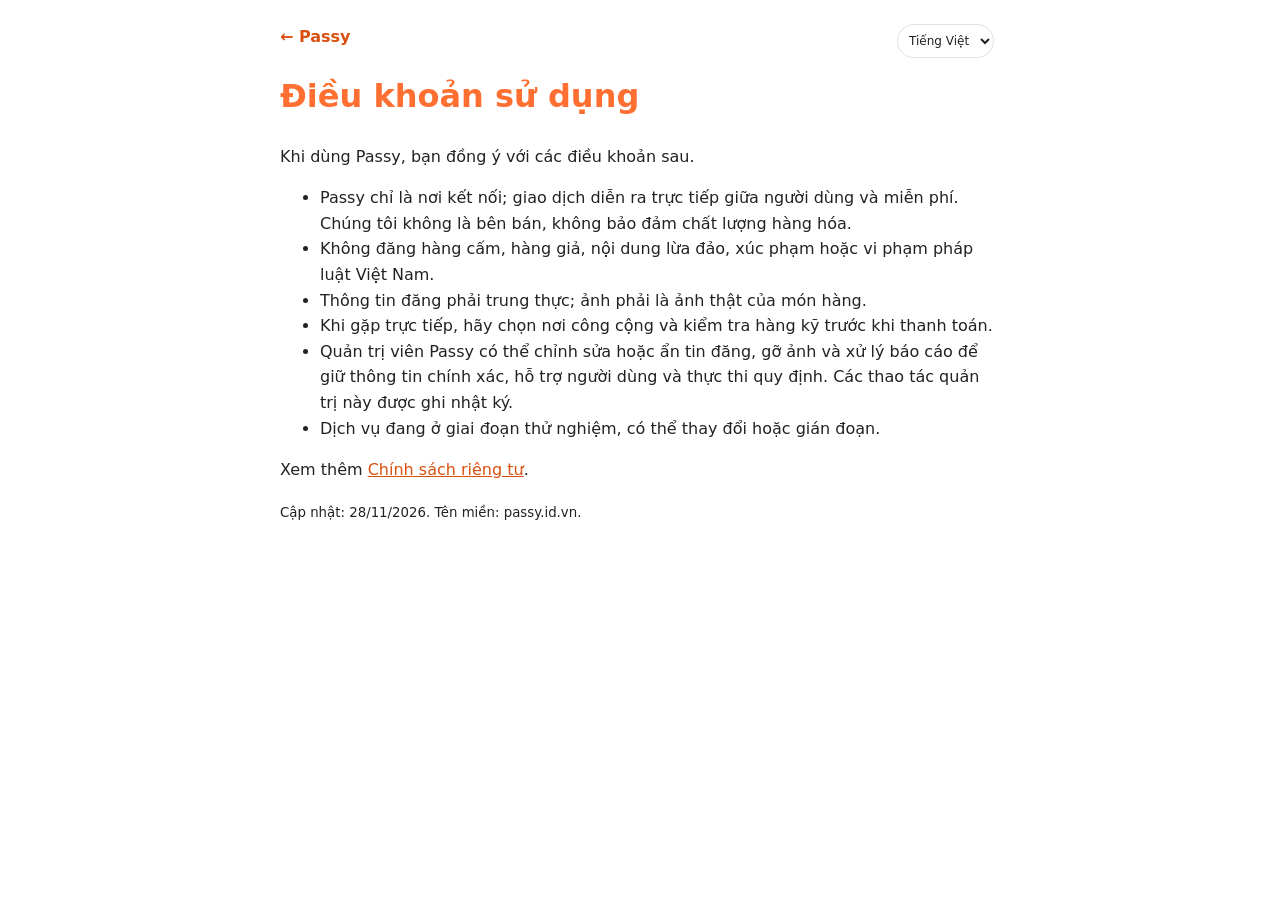
<file: web/terms.html>
<!DOCTYPE html>
<html lang="vi">
<head>
<meta charset="UTF-8">
<meta name="viewport" content="width=device-width, initial-scale=1">
<title>Điều khoản sử dụng – Passy</title>
<link rel="icon" type="image/png" href="favicon.png">
<link rel="canonical" href="https://passy.id.vn/terms.html">
<style>
body{font-family:system-ui,sans-serif;max-width:720px;margin:0 auto;padding:24px 16px 48px;line-height:1.6;color:#222}
h1{color:#ff6f32}a{color:#d9500f}header a{text-decoration:none;font-weight:600}
</style>
<link rel="stylesheet" href="story-assets/story-language.css?v=20261128-lang"><script src="story-assets/translations.js?v=20261128-lang" defer></script><script src="story-assets/story-language.js?v=20261128-lang" defer></script>
</head>
<body>
<header><a href="/">← Passy</a></header>
<h1>Điều khoản sử dụng</h1>
<p>Khi dùng Passy, bạn đồng ý với các điều khoản sau.</p>
<ul>
<li>Passy chỉ là nơi kết nối; giao dịch diễn ra trực tiếp giữa người dùng và miễn phí. Chúng tôi không là bên bán, không bảo đảm chất lượng hàng hóa.</li>
<li>Không đăng hàng cấm, hàng giả, nội dung lừa đảo, xúc phạm hoặc vi phạm pháp luật Việt Nam.</li>
<li>Thông tin đăng phải trung thực; ảnh phải là ảnh thật của món hàng.</li>
<li>Khi gặp trực tiếp, hãy chọn nơi công cộng và kiểm tra hàng kỹ trước khi thanh toán.</li>
<li>Quản trị viên Passy có thể chỉnh sửa hoặc ẩn tin đăng, gỡ ảnh và xử lý báo cáo để giữ thông tin chính xác, hỗ trợ người dùng và thực thi quy định. Các thao tác quản trị này được ghi nhật ký.</li>
<li>Dịch vụ đang ở giai đoạn thử nghiệm, có thể thay đổi hoặc gián đoạn.</li>
</ul>
<p>Xem thêm <a href="privacy.html">Chính sách riêng tư</a>.</p>
<p><small>Cập nhật: 28/11/2026. Tên miền: passy.id.vn.</small></p>
</body>
</html>
</file>
<file: web/story-assets/story-language.css>
@import url('https://fonts.googleapis.com/css2?family=Noto+Sans+KR:wght@400;500;600;700;800&display=swap');
html[lang=ko]{--font:'Noto Sans KR','Be Vietnam Pro',sans-serif}html[lang=ko] body{word-break:keep-all;overflow-wrap:break-word}
.story-language-label{display:inline-flex;align-items:center;flex-shrink:0;margin:0 6px}.story-language-label select{font:12px/1.4 system-ui,sans-serif;border:1px solid #48232925;border-radius:24px;background:transparent;color:inherit;padding:8px 7px;max-width:105px;cursor:pointer}
header>.story-language-label{float:right}
html[lang=en] .hero h1{font-size:clamp(52px,6.1vw,95px)}html[lang=ko] .hero h1{font-size:clamp(50px,6.1vw,90px);line-height:1.2}
html[lang=en] .lifecycle .bear-chapter h3{font-size:clamp(45px,4.8vw,72px)}html[lang=ko] .lifecycle .bear-chapter h3{font-size:clamp(43px,4.4vw,67px);line-height:1.18;letter-spacing:-.055em}
html[lang=en] .stream-note p{font-size:clamp(26px,2.8vw,40px)}html[lang=ko] .stream-note p{font-size:clamp(25px,2.6vw,37px);line-height:1.23;letter-spacing:-1px}
html[lang=ko] .people h2,html[lang=ko] .invitation h2{line-height:1.23;letter-spacing:-.055em}
@media(max-width:700px){.sticker-v2 .nav{gap:8px;padding-left:4%;padding-right:4%}.story-language-label{margin:0}.story-language-label select{font-size:10px;width:76px;padding:6px 3px}.sticker-v2 .wordmark{font-size:28px}.sticker-v2 .button-small{font-size:10px;padding:10px 11px;gap:10px}html[lang=en] .hero h1{font-size:11vw}html[lang=ko] .hero h1{font-size:10.8vw}html[lang=en] .lifecycle .bear-chapter h3{font-size:40px}html[lang=ko] .lifecycle .bear-chapter h3{font-size:36px}html[lang=ko] .lifecycle .life-lead{font-size:16px}html[lang=en] .stream-note p,html[lang=ko] .stream-note p{font-size:25px}html[lang=ko] .collage-title{font-size:11vw}}
@media(max-width:700px){.sticker-v2 .nav .wordmark{font-size:26px;white-space:nowrap;flex-shrink:0}.story-language-label select{width:68px}.sticker-v2 .button-small{white-space:nowrap}.sticker-v2 .button-small>span{font-size:15px}.sticker-v2 .v2-motion-toggle{padding:7px}html[lang=ko] .v2-motion-toggle:after{content:'효과'}}
</file>
<file: web/story.css>
@import url('https://fonts.googleapis.com/css2?family=Be+Vietnam+Pro:wght@400;500;600;700;800;900&display=swap');
:root{--paper:#fff9ee;--ink:#482329;--orange:#ff6f32;--pink:#f4bbb8;--green:#dce9d8;--font:'Be Vietnam Pro',sans-serif}*{box-sizing:border-box}html{scroll-behavior:smooth;scroll-padding-top:100px}body{margin:0;background:var(--paper);color:var(--ink);font-family:var(--font);font-size:16px;line-height:1.65}a{color:inherit;text-decoration:none}button,input{font:inherit}button,a{-webkit-tap-highlight-color:transparent}button{cursor:pointer}a:focus-visible,button:focus-visible,input:focus-visible{outline:3px solid #20756b;outline-offset:6px}h1,h2,p{margin:0}h1,h2{font-weight:800;letter-spacing:-.065em;line-height:1.14}em{font-style:normal;color:var(--orange)}.skip{position:fixed;left:20px;top:-100px;z-index:100;background:white;padding:12px}.skip:focus{top:10px}.nav{position:sticky;top:0;z-index:20;display:flex;align-items:center;justify-content:space-between;padding:16px 4.5%;background:rgba(255,249,238,.96);border-bottom:1px solid #48232920;gap:20px}.wordmark{font-size:38px;font-weight:900;letter-spacing:-3px;line-height:1}.wordmark span{color:var(--orange);display:inline-block;font-size:32px;margin-left:3px}.nav-story{font-size:14px;margin-left:auto;margin-right:22px}.button{display:inline-flex;align-items:center;justify-content:center;gap:26px;background:var(--orange);color:var(--ink);padding:17px 26px;border:0;border-radius:100px;font-weight:700;font-size:15px;transition:transform .2s,background .2s;line-height:1.5}.button:hover{transform:translateY(-3px);background:#ff8651}.button span{font-size:22px;line-height:1}.button-small{padding:12px 23px;font-size:14px}.hero{padding:27px 4.5% 0;max-width:1700px;margin:auto;overflow:hidden}.hero-top,.hero-bottom{display:flex;justify-content:space-between;gap:20px;font-size:11px;font-weight:600;letter-spacing:1.4px}.hero-layout{display:grid;grid-template-columns:1.05fr 1fr;align-items:center;min-height:640px;padding:45px 0 55px}.hero h1{font-size:clamp(58px,6.8vw,108px);position:relative;letter-spacing:-.075em}.title-star{display:inline-block;font-size:.75em;color:var(--orange);vertical-align:middle;margin-left:28px;animation:turn 26s linear infinite}.hero-copy>p{margin:28px 0 25px;font-size:17px}.text-link{display:inline-flex;gap:22px;align-items:center;font-size:14px;font-weight:600;border-bottom:1px solid;padding-bottom:5px}.hero-art{position:relative;padding:48px 18px 60px 20px;isolation:isolate}.postcard{background:#f0e5cf;transform:rotate(-8deg);box-shadow:0 25px 60px #48232920;padding:24px 25px 20px;position:relative;border:1px solid #48232916;animation:arrival 1.2s cubic-bezier(.2,.8,.2,1) both}.postcard-head,.postcard-foot{display:flex;justify-content:space-between;gap:10px;font-size:10px;font-weight:600;letter-spacing:1px}.postcard-head span:last-child{font-size:24px;line-height:1}.postcard-foot{border-top:1px solid #48232940;padding-top:15px;font-size:12px;letter-spacing:0}.shoe{display:block;width:100%;margin:15px 0;overflow:visible;animation:bob 6s ease-in-out infinite}.round-stamp{position:absolute;right:-8px;bottom:35px;background:var(--orange);border-radius:50%;height:145px;width:145px;display:flex;flex-direction:column;align-items:center;justify-content:center;font-size:14px;font-weight:700;line-height:1.4;transform:rotate(12deg);box-shadow:0 0 0 8px var(--paper)}.round-stamp span{font-size:18px;margin:3px 0}.handnote{display:block;text-align:center;font-family:Georgia,serif;font-style:italic;font-size:22px;margin-top:42px;transform:rotate(-5deg)}.orbit{position:absolute;width:100%;height:70%;border:1px solid #48232926;border-radius:50%;z-index:-1;top:15%;left:0}.orbit-one{transform:rotate(35deg)}.orbit-two{transform:rotate(-35deg)}.hero-bottom{border-top:1px solid #48232930;padding:22px 0;letter-spacing:.6px}.hero-bottom a{font-size:12px}.ticker{background:var(--orange);overflow:hidden;padding:17px 0;font-weight:800;letter-spacing:-.02em;font-size:23px}.ticker>div{width:max-content;animation:marquee 38s linear infinite}.ticker b{padding:0 45px;font-weight:400}.section{padding:115px 7%;max-width:1600px;margin:auto}.eyebrow{font-size:11px;letter-spacing:1.6px;font-weight:600;display:block;margin-bottom:28px}.memory{display:grid;grid-template-columns:1fr 1.6fr;gap:10%}.memory-label{display:flex;flex-direction:column;align-items:flex-start;font-size:11px;letter-spacing:1.5px}.tiny-shoe{font-size:150px;line-height:1.2;transform:rotate(-18deg);color:var(--orange)}.memory h2{font-size:clamp(34px,4.4vw,66px);margin-bottom:30px}.memory h2 span{color:#977b75}.memory p{max-width:520px;margin-bottom:20px;font-size:17px}.memory p:first-of-type{font-weight:600}.caption{font-size:10px;letter-spacing:1px;display:block;margin-top:32px}.journey{background:var(--ink);color:var(--paper);padding:95px 6% 36px}.journey-intro{max-width:1380px;margin:auto;display:grid;grid-template-columns:1fr 1fr;align-items:end}.journey-intro>.eyebrow{grid-column:1/-1}.journey-intro h2{font-size:clamp(50px,6vw,90px)}.journey-intro p{justify-self:end;color:#ecd9d1;max-width:380px}.objects{max-width:1380px;margin:60px auto 0;display:grid;grid-template-columns:repeat(3,1fr);gap:25px}.object-card{color:var(--ink);background:#e7eddd;border:none;padding:30px;text-align:left;display:flex;flex-direction:column;min-height:460px;border-radius:2px;transition:transform .35s,background .35s}.object-card:nth-child(2){background:#f5c5ae;transform:rotate(2deg)}.object-card:nth-child(3){background:#eee0b8;transform:rotate(-2deg)}.object-card:hover{transform:translateY(-10px) rotate(0)}.object-kind{font-size:11px;letter-spacing:1.3px;font-weight:600}.object-card svg{width:100%;height:240px;transition:transform .5s}.object-card:hover svg,.object-card[aria-expanded=true] svg{transform:rotate(-7deg) scale(1.04)}.object-before{font-size:23px;letter-spacing:-1px;font-weight:700;line-height:1.4}.object-after{display:none;font-size:20px;line-height:1.5;font-weight:600}.object-card[aria-expanded=true] .object-before{display:none}.object-card[aria-expanded=true] .object-after{display:block}.object-hint{border-top:1px solid #48232935;padding-top:16px;margin-top:auto;font-size:12px;display:flex;justify-content:space-between;align-items:center;gap:10px}.object-hint b{font-size:24px;font-weight:400}.illustration-note{text-align:center;font-size:12px;color:#dcc7bd;margin:35px 0 0}.neighborhood{display:grid;grid-template-columns:1fr 1.1fr;align-items:center;gap:8%;padding-top:130px;padding-bottom:130px}.neighborhood h2{font-size:clamp(44px,5.7vw,82px)}.neighborhood p{font-size:16px;margin:26px 0;color:#70534f}.neighborhood .button{margin-top:6px}.neighborhood-art{min-height:500px;background:var(--green);border-radius:48% 48% 8px 8px;position:relative;overflow:hidden}.map-grid{position:absolute;inset:0;background-image:linear-gradient(#4823290c 1px,transparent 1px),linear-gradient(90deg,#4823290c 1px,transparent 1px);background-size:45px 45px;transform:rotate(-15deg) scale(1.4)}.house{position:absolute;width:115px;height:140px;background:#e9a276;border:2px solid var(--ink);box-shadow:10px 10px 0 #48232915;transform:rotate(-8deg)}.house-one{left:15%;top:23%}.house-two{right:13%;top:48%;background:#faf3dc;transform:rotate(8deg)}.roof{position:absolute;left:-12px;right:-12px;top:-24px;height:30px;background:var(--ink);clip-path:polygon(50% 0,100% 100%,0 100%)}.windows{display:grid;grid-template-columns:1fr 1fr;gap:14px;margin:24px 17px}.windows i{height:30px;background:#482329;border-radius:20px 20px 0 0}.windows i:nth-child(2){background:#ffdb7b}.house span{position:absolute;bottom:-40px;left:-12px;font-size:12px;white-space:nowrap;font-weight:600}.map-route{position:absolute;top:42%;left:31%;width:40%;height:27%;border:3px dashed var(--orange);border-left:0;border-bottom-right-radius:60px}.map-heart{position:absolute;left:48%;top:38%;font-size:55px;color:var(--orange);animation:bob 4s ease-in-out infinite}.map-note{position:absolute;left:8%;bottom:9%;font-family:Georgia,serif;font-style:italic;font-size:22px;line-height:1.4;transform:rotate(-8deg)}.map-flower{position:absolute;right:13%;top:11%;font-size:70px;color:var(--orange);animation:turn 30s linear infinite}.people{background:var(--pink);padding:95px 7%;position:relative;overflow:hidden}.people-inner{max-width:1360px;margin:auto;position:relative;z-index:1}.people h2{font-size:clamp(35px,5.2vw,76px);max-width:1050px}.people em{color:var(--ink);text-decoration:underline;text-decoration-color:#cd655b;text-underline-offset:12px;text-decoration-thickness:3px}.people-bottom{display:grid;grid-template-columns:1fr 1fr;gap:10%;margin-top:60px;align-items:center}.people-bottom p{font-size:17px;max-width:480px;margin-bottom:15px}.people-marks{display:flex;align-items:center;padding:20px 0}.people-marks span{width:135px;height:155px;border:1px solid var(--ink);border-radius:50% 50% 4px 4px;background:var(--paper);display:flex;align-items:center;justify-content:center;font-size:22px;transform:rotate(-10deg);margin-right:-16px;box-shadow:4px 5px 0 #48232913}.people-marks span:nth-child(2){background:#b9c9ad;transform:rotate(8deg);margin-top:-22px}.people-marks span:nth-child(3){background:#f3a665;transform:rotate(-5deg)}.people-star{position:absolute;font-size:360px;right:-50px;bottom:-160px;color:#e7a5a3;line-height:1}.invitation{text-align:center;padding-top:125px;padding-bottom:100px}.invitation h2{font-size:clamp(38px,5.6vw,82px)}.invitation>p{margin:30px 0;font-size:17px}.invite-actions{display:flex;align-items:center;justify-content:center;gap:30px;flex-wrap:wrap}#share-status{min-height:25px;font-size:14px;margin:20px 0 0}#copy-fallback label{display:block;font-size:14px}#share-url{max-width:100%;width:400px;padding:12px;border:1px solid var(--ink);background:white;color:var(--ink)}footer{border-top:1px solid #48232930;margin:0 4.5%;padding:40px 0 24px;display:flex;align-items:center;gap:25px;flex-wrap:wrap}footer>p{font-size:13px}footer>div{margin-left:auto;display:flex;gap:25px;font-size:12px}footer small{width:100%;font-size:11px;color:#866d64}.reveal{opacity:1;transform:none}.motion-ready .reveal{opacity:0;transform:translateY(28px);transition:opacity .8s ease,transform .8s cubic-bezier(.2,.7,.2,1)}.motion-ready .reveal.visible{opacity:1;transform:none}.progress{position:fixed;top:0;left:0;height:3px;background:var(--orange);width:100%;transform-origin:left;transform:scaleX(0);z-index:30}@keyframes turn{to{transform:rotate(360deg)}}@keyframes bob{0%,100%{translate:0 0}50%{translate:0 -12px}}@keyframes marquee{to{transform:translateX(-50%)}}@keyframes arrival{from{opacity:0;transform:translateY(35px) rotate(-3deg)}to{opacity:1;transform:translateY(0) rotate(-8deg)}}
@media(min-width:1500px){.hero-layout{min-height:750px}.hero-art{padding-left:50px;padding-right:40px}}@media(max-width:1000px){.hero-layout{min-height:570px}.hero h1{font-size:7vw}.hero-art{padding-left:8px;padding-right:8px}.postcard{padding:18px}.postcard-head{font-size:8px}.round-stamp{width:115px;height:115px;right:-5px;font-size:12px}.round-stamp span{font-size:14px}.handnote{font-size:18px}.object-card{padding:22px;min-height:420px}.object-card svg{height:210px}.object-before{font-size:20px}.neighborhood-art{min-height:440px}.people-marks span{width:110px;height:135px}.nav-story{margin-right:5px}.section{padding-left:6%;padding-right:6%}}
@media(max-width:700px){html{scroll-padding-top:85px}.nav{padding:15px 5%;gap:12px}.wordmark{font-size:32px}.wordmark span{font-size:25px}.nav-story{display:none}.button-small{font-size:12px;padding:11px 17px;gap:17px}.hero{padding:22px 6% 0}.hero-top{font-size:9px;letter-spacing:1px}.hero-top>span:last-child{display:none}.hero-layout{grid-template-columns:1fr;padding:30px 0 20px;min-height:0}.hero h1{font-size:clamp(52px,11.8vw,80px)}.hero-copy>p{font-size:15px;margin:20px 0}.title-star{margin-left:20px}.text-link{font-size:12px}.hero-art{padding:45px 25px 35px;max-width:440px;width:100%;justify-self:center}.postcard{padding:17px}.postcard-head{font-size:8px}.postcard-foot{font-size:10px}.shoe{margin:5px 0}.round-stamp{right:0;bottom:40px;width:100px;height:100px;font-size:10px;box-shadow:0 0 0 5px var(--paper)}.round-stamp span{font-size:13px}.handnote{margin-top:27px;font-size:18px}.hero-bottom{padding:17px 0;font-size:8px;letter-spacing:0}.hero-bottom a{font-size:10px}.ticker{font-size:16px;padding:12px 0}.ticker b{padding:0 24px}.section{padding:70px 7%}.memory{grid-template-columns:1fr;gap:25px}.memory-label{flex-direction:row;justify-content:space-between;align-items:center}.memory-label .eyebrow{margin:0;font-size:9px}.memory-label>span:last-child{display:none}.tiny-shoe{font-size:50px}.memory h2{font-size:36px}.memory p{font-size:15px}.caption{font-size:9px}.journey{padding:65px 7% 30px}.journey-intro{grid-template-columns:1fr;gap:25px}.journey-intro .eyebrow{font-size:9px;margin-bottom:0}.journey-intro h2{font-size:56px}.journey-intro p{justify-self:start;font-size:15px}.objects{grid-template-columns:1fr;gap:25px;margin-top:35px}.object-card,.object-card:nth-child(2),.object-card:nth-child(3){min-height:360px;transform:none;padding:25px;max-width:420px;width:100%;margin:auto}.object-card svg{height:220px}.object-before{font-size:22px;margin-bottom:17px}.object-after{font-size:20px;margin-bottom:17px}.illustration-note{font-size:11px}.neighborhood{grid-template-columns:1fr;gap:45px}.neighborhood h2{font-size:55px}.neighborhood p{font-size:15px}.neighborhood-art{min-height:400px;max-width:470px;width:100%;justify-self:center}.house{width:95px;height:120px}.windows{gap:10px;margin:20px 15px}.windows i{height:25px}.map-note{font-size:19px}.people{padding:65px 7%}.people h2{font-size:36px}.people-bottom{grid-template-columns:1fr;gap:25px;margin-top:35px}.people-marks{justify-content:center}.people-marks span{width:110px;height:130px}.people-bottom p{font-size:15px}.eyebrow{font-size:10px}.invitation h2{font-size:39px}.invitation>p{font-size:15px}.invite-actions{flex-direction:column;gap:25px}footer{padding:30px 0 20px;gap:18px}footer>div{width:100%;margin:8px 0;justify-content:space-between;gap:10px}footer small{font-size:10px}}
@media(prefers-reduced-motion:reduce){html{scroll-behavior:auto}*,*::before,*::after{animation:none!important;transition:none!important}.motion-ready .reveal{opacity:1;transform:none}}
</file>
<file: web/story-motion.css>
.passing{height:210vh;position:relative;background:#dce9d8}.passing-sticky{position:sticky;top:80px;height:calc(100svh - 80px);min-height:530px;padding:40px 6% 25px;display:flex;flex-direction:column;overflow:hidden}.passing-sticky>.eyebrow{text-align:center;margin-bottom:0}.passing-scene{flex:1;position:relative;max-width:1400px;width:100%;margin:auto;isolation:isolate;min-height:380px}.passing-ring{position:absolute;width:440px;height:440px;border:1px solid #48232925;border-radius:50%;left:calc(50% - 220px);top:calc(50% - 220px);transition:transform 1.2s cubic-bezier(.22,1,.36,1)}.passing-ring:after{content:'';position:absolute;inset:25px;border:1px dashed #48232925;border-radius:50%}.passing-word{font-size:clamp(170px,27vw,440px);letter-spacing:-.1em;font-weight:900;position:absolute;left:25%;top:50%;translate:0 -60%;color:#c2d3bb;line-height:1;z-index:-1}.passing-object{position:absolute;width:260px;height:290px;left:12%;top:50%;translate:0 -50%;transform:rotate(-12deg);background:#fff9ee;border:1px solid #48232930;box-shadow:10px 20px 50px #48232918;transition:left 1.15s cubic-bezier(.22,1,.36,1),transform 1.15s cubic-bezier(.22,1,.36,1),background .8s;display:flex;flex-direction:column;align-items:center;justify-content:center;padding:10px}.passing-object svg{width:100%;height:230px}.passing-object>span{font-size:13px;transform:rotate(-3deg);font-family:Georgia,serif;font-style:italic}.passing-copy{position:absolute;left:54%;top:50%;translate:0 -50%;max-width:450px;transition:left 1.1s cubic-bezier(.22,1,.36,1)}.passing-copy h2{font-size:clamp(34px,4.8vw,70px);animation:chapter-in .7s cubic-bezier(.22,1,.36,1)}.passing-copy p{font-size:15px;max-width:310px;margin-top:20px}.passing-steps{position:absolute;bottom:8px;left:0;right:0;display:flex;justify-content:center;gap:10px;z-index:2}.passing-steps button{background:transparent;border:1px solid #48232950;border-radius:100px;padding:10px 20px;font-size:12px;color:var(--ink);transition:background .35s,color .35s,transform .35s}.passing-steps button:hover{transform:translateY(-3px)}.passing-steps button[aria-pressed=true]{background:var(--ink);color:var(--paper)}.passing-guide{text-align:center;font-size:11px;margin-top:20px;color:#70534f}.passing-scene[data-phase="1"] .passing-object{left:34%;transform:rotate(8deg);background:#f5c5ae}.passing-scene[data-phase="1"] .passing-copy{left:63%}.passing-scene[data-phase="1"] .passing-ring{transform:scale(.8) rotate(90deg)}.passing-scene[data-phase="2"] .passing-object{left:66%;transform:rotate(-5deg);background:#eee0b8}.passing-scene[data-phase="2"] .passing-copy{left:6%}.passing-scene[data-phase="2"] .passing-ring{transform:scale(1.2) rotate(180deg)}.object-card{position:relative;overflow:hidden}.object-card:after{content:'';position:absolute;inset:0;pointer-events:none;background:linear-gradient(130deg,#ffffff30,transparent 55%);opacity:0;transition:opacity .45s}.object-card:hover:after{opacity:1}.button:active{transform:scale(.97)}.postcard{animation-fill-mode:backwards;will-change:transform}.passing-copy h2{transition:opacity .3s}.passing-copy{pointer-events:none}@keyframes chapter-in{from{opacity:0;translate:0 16px}to{opacity:1;translate:0 0}}
@media(max-width:700px){.passing{height:190vh}.passing-sticky{top:72px;height:calc(100svh - 72px);min-height:570px;padding:30px 6% 20px}.passing-sticky>.eyebrow{font-size:9px}.passing-scene{min-height:450px}.passing-ring{width:300px;height:300px;left:calc(50% - 150px);top:45px}.passing-word{font-size:180px;left:18%;top:180px}.passing-object{width:150px;height:175px;left:5%;top:135px;padding:8px}.passing-object svg{height:130px}.passing-object>span{font-size:10px}.passing-copy,.passing-scene[data-phase="1"] .passing-copy,.passing-scene[data-phase="2"] .passing-copy{left:5%;right:5%;top:310px;translate:0 -40%;text-align:center;max-width:none}.passing-copy h2{font-size:33px}.passing-copy p{font-size:13px;margin:13px auto 0;max-width:290px}.passing-scene[data-phase="1"] .passing-object{left:calc(50% - 75px)}.passing-scene[data-phase="2"] .passing-object{left:calc(95% - 150px)}.passing-steps{gap:6px;bottom:0}.passing-steps button{padding:9px 10px;font-size:10px}.passing-guide{font-size:9px;margin-top:18px}}
@media(prefers-reduced-motion:reduce){.passing{height:auto}.passing-sticky{position:relative;top:0;height:650px}.passing-guide{font-size:0}.passing-guide:after{content:'Chọn từng chặng để xem câu chuyện';font-size:11px}.passing-copy h2{animation:none}}
@media(min-width:701px){.passing-scene .passing-object{width:clamp(180px,22vw,260px);height:clamp(205px,24vw,290px)}.passing-scene[data-phase="1"] .passing-object{left:28%}.passing-scene[data-phase="1"] .passing-copy{left:62%}}
</file>
<file: web/story-team.css>
.team-more{margin-top:45px;border-top:1px solid #48232940}.team-more>summary{list-style:none;cursor:pointer;display:flex;align-items:center;justify-content:space-between;padding:24px 0;font-weight:600;font-size:17px;gap:20px}.team-more>summary::-webkit-details-marker{display:none}.team-more>summary>span{font-size:30px;transition:transform .4s}.team-more[open]>summary>span{transform:rotate(45deg)}.team-more>summary:focus-visible,.team-tabs button:focus-visible,.team-story-foot button:focus-visible{outline:3px solid #20756b;outline-offset:5px}.team-story{padding:10px 0 0;animation:team-open .65s cubic-bezier(.22,1,.36,1)}.team-tabs{display:flex;gap:10px;flex-wrap:wrap;margin:10px 0 35px}.team-tabs button{border:1px solid #48232960;border-radius:100px;background:transparent;color:var(--ink);padding:12px 20px;font-size:14px;transition:background .3s,color .3s,transform .3s}.team-tabs button:hover{transform:translateY(-3px)}.team-tabs button[aria-selected=true]{background:var(--ink);color:var(--paper)}.team-panel{display:grid;grid-template-columns:1fr 1.1fr;gap:7%;align-items:center;min-height:430px}.team-panel[hidden]{display:none}.team-art{height:390px;background:var(--paper);border-radius:4px;position:relative;overflow:hidden;display:flex;align-items:center;justify-content:center;isolation:isolate}.team-art:before{content:'';width:300px;height:300px;border:1px dashed #48232935;border-radius:50%;position:absolute;z-index:-1}.team-art-note{position:absolute;bottom:24px;left:12px;right:12px;text-align:center;font-family:Georgia,serif;font-style:italic;font-size:17px;line-height:1.5}.team-spark{position:absolute;right:15%;top:12%;font-size:65px;color:var(--orange);font-weight:400;animation:turn 28s linear infinite}.team-text h3{font-size:clamp(29px,3.1vw,47px);line-height:1.2;letter-spacing:-.05em;font-weight:800;margin:0 0 25px}.team-text p{font-size:16px;margin-bottom:18px;max-width:550px}.team-text .eyebrow{font-size:10px}.gift-box{width:170px;height:140px;background:#e9a276;border:2px solid var(--ink);transform:rotate(-9deg);position:relative;display:flex;align-items:center;justify-content:center;animation:bob 5s ease-in-out infinite}.gift-box:before{content:'';position:absolute;top:-18px;left:-8px;right:-8px;height:28px;border:2px solid var(--ink);background:#f6b283}.gift-box:after{content:'';position:absolute;top:-18px;bottom:0;width:25px;background:#fff0cf}.gift-box span{font-size:35px;z-index:1;background:var(--paper);border-radius:50%;width:70px;height:70px;line-height:70px;text-align:center;transform:rotate(8deg)}.gift-box i{position:absolute;top:-62px;width:72px;height:45px;border:10px solid var(--orange);border-radius:50%;transform:rotate(25deg)}.meeting-art{background:#dce9d8}.meeting-person{width:95px;height:128px;border:2px solid var(--ink);border-radius:50% 50% 5px 5px;position:absolute;top:95px;display:flex;align-items:center;justify-content:center;font-size:18px;background:var(--paper);transition:transform .7s;animation:team-arrive .8s cubic-bezier(.22,1,.36,1) both}.person-k{left:9%;rotate:-8deg}.person-l{left:37%;background:#e9a276;animation-delay:.12s;top:80px}.person-t{right:5%;background:#f4bbb8;rotate:8deg;animation-delay:.24s}.meeting-parcel{position:absolute;top:215px;background:#dca16e;width:72px;height:60px;border:2px solid var(--ink);text-align:center;line-height:55px;font-size:36px;animation:parcel-pass 4s ease-in-out infinite}.question-art{background:#f4d6a3}.question-cupboard{width:190px;height:215px;border:3px solid var(--ink);background:#b6c5a8;padding:18px;display:flex;flex-direction:column;gap:13px;transform:rotate(-7deg)}.question-cupboard span{display:block;background:var(--paper);padding:10px 15px;box-shadow:3px 3px 0 #48232920;font-size:14px}.question-cupboard span:nth-child(2){transform:rotate(4deg)}.question-mark{position:absolute;right:12%;top:40px;font-size:100px;color:var(--orange);font-weight:700;animation:bob 4s ease-in-out infinite}.together-art{background:#e4e1f3}.community-orbit{width:230px;height:230px;border:1px dashed #48232965;border-radius:50%;position:relative;animation:turn 55s linear infinite}.community-orbit span{position:absolute;background:var(--paper);border:1px solid var(--ink);border-radius:50%;width:80px;height:80px;text-align:center;line-height:80px;font-size:16px;animation:team-counterturn 55s linear infinite}.community-orbit span:nth-child(1){top:-25px;left:75px}.community-orbit span:nth-child(2){top:75px;right:-30px;background:#b9c9ad}.community-orbit span:nth-child(3){bottom:-25px;left:75px;background:#f3a665}.community-orbit span:nth-child(4){top:75px;left:-30px;background:#f4bbb8}.community-heart{position:absolute;font-size:85px;color:var(--orange);font-weight:400;animation:bob 4s ease-in-out infinite}.team-story-foot{display:flex;justify-content:space-between;align-items:center;gap:20px;border-top:1px solid #48232930;margin-top:35px;padding-top:22px;font-size:11px}.team-story-foot button{border:0;background:var(--ink);color:var(--paper);border-radius:100px;padding:12px 18px;font-size:13px;display:flex;gap:20px;align-items:center}.team-story-foot button:hover{background:#65343b}@keyframes team-open{from{opacity:0;transform:translateY(20px)}to{opacity:1;transform:none}}@keyframes team-arrive{from{opacity:0;translate:0 30px}to{opacity:1;translate:0 0}}@keyframes parcel-pass{0%,100%{translate:-65px 0;rotate:-6deg}50%{translate:65px 0;rotate:6deg}}@keyframes team-counterturn{to{transform:rotate(-360deg)}}
@media(max-width:700px){.team-more>summary{font-size:15px}.team-tabs{display:grid;grid-template-columns:1fr 1fr;gap:8px;margin-bottom:25px}.team-tabs button{font-size:12px;padding:10px 8px}.team-panel{grid-template-columns:1fr;gap:28px}.team-art{height:320px}.team-text h3{font-size:31px}.team-text p{font-size:15px}.team-story-foot{align-items:flex-start;flex-direction:column;gap:15px}.team-art-note{font-size:14px}.meeting-person{width:80px;height:115px;font-size:16px}.person-k{left:5%}.person-l{left:35%}.person-t{right:5%}.meeting-parcel{top:195px}.community-orbit{width:190px;height:190px}.community-orbit span{width:65px;height:65px;line-height:65px;font-size:14px}.community-orbit span:nth-child(1),.community-orbit span:nth-child(3){left:62px}.community-orbit span:nth-child(2),.community-orbit span:nth-child(4){top:62px}.community-heart{font-size:70px}}
@media(prefers-reduced-motion:reduce){.team-story,.team-art *{animation:none!important}}
.toy-art{background:#482329;color:#fff9ee}.toy-art:before{border-color:#fff9ee30}.team-bear{width:250px;height:260px;z-index:1;animation:bear-breathe 5s ease-in-out infinite;filter:drop-shadow(0 15px 12px #0003)}.toy-light{position:absolute;width:250px;height:400px;top:-30px;background:linear-gradient(#ffd49b40,#ffd49b00);clip-path:polygon(35% 0,65% 0,100% 100%,0 100%);rotate:-12deg}.toy-dust{position:absolute;color:#ffd5a4;font-size:36px;animation:bob 5s ease-in-out infinite}.dust-one{left:15%;top:18%}.dust-two{right:13%;top:35%;animation-delay:-2s}.team-pullquote{border-left:3px solid var(--orange);padding-left:17px;font-weight:600}.team-source-note{font-size:11px;display:block;color:#70534f}.team-promises{display:flex;flex-wrap:wrap;gap:8px;margin:22px 0}.team-promises span{font-size:12px;border:1px solid #48232950;padding:7px 12px;border-radius:100px}.team-tabs{gap:8px}.team-tabs button{padding:11px 16px}.team-tabs button:last-child{grid-column:1/-1}@keyframes bear-breathe{0%,100%{transform:translateY(0) rotate(-3deg)}50%{transform:translateY(-8px) rotate(3deg)}}@media(max-width:700px){.team-bear{height:220px;width:230px}.team-tabs button{padding:10px 8px}}@media(prefers-reduced-motion:reduce){.team-bear,.toy-dust{animation:none}}
</file>
<file: web/story-assets/sticker.css>
.sticker-v2{overflow-x:clip}.sticker-v2 .postcard,.sticker-v2 .shoe,.sticker-v2 .title-star,.sticker-v2 .ticker>div,.sticker-v2 .map-flower,.sticker-v2 .map-heart{animation:none}.sticker-v2 .postcard{will-change:transform;border:8px solid #fff9ee;outline:1px solid #48232918;box-shadow:8px 12px 0 #48232908,0 30px 65px #48232920}.sticker-v2 .postcard:after{content:'';position:absolute;width:100px;height:28px;top:-20px;left:calc(50% - 50px);background:#e3c88e85;rotate:4deg;clip-path:polygon(2% 5%,98% 0,96% 100%,0 94%)}.sticker-v2 .hero-art{perspective:1200px}.sticker-v2 .hero h1{perspective:1000px}.v2-word{display:inline-block;white-space:nowrap}.v2-letter{display:inline-block;transform-origin:50% 90%}.v2-motion-toggle{border:1px solid #48232930;background:transparent;color:var(--ink);border-radius:100px;padding:9px 13px;font-size:11px}.v2-motion-toggle[aria-pressed=true]{background:#482329;color:#fff9ee}.sticker-v2 .nav-story{margin-right:0}.sticker-v2 .nav{gap:20px}.sticker-v2 .hero-top{font-size:10px}.sticker-v2 .memory-copy h2{perspective:1000px}.sticker-v2 .memory-copy h2>span{color:var(--ink)}.sticker-v2 .memory-copy h2>span .v2-word{color:#977b75}.sticker-v2 .memory-copy h2 .v2-word{position:relative}.v2-underline{position:absolute;left:0;right:0;bottom:2px;height:10px;background:#ffd5b8;z-index:-1;transform-origin:left;transform:scaleX(0);rotate:-1deg}.sticker-v2 .memory-copy p{max-width:550px}.sticker-v2 .passing{height:250svh;background:#dce9d8}.sticker-v2 .passing-sticky{overflow:clip;top:75px;height:calc(100svh - 75px);min-height:560px}.sticker-v2 .passing-object{transition:none;box-shadow:10px 15px 0 #4823290d,0 25px 45px #48232915;border:7px solid #fff9ee;outline:1px solid #48232922;background:#f6dfb8;will-change:transform}.sticker-v2 .passing-object:before{content:'';position:absolute;top:-15px;left:25%;width:50%;height:23px;rotate:-5deg;background:#edc191aa;clip-path:polygon(2% 10%,100% 0,97% 100%,0 95%)}.sticker-v2 .passing-object svg{filter:drop-shadow(2px 7px 0 #48232913);height:85%;width:100%}.sticker-v2 .passing-word{color:#aabe9a;opacity:.23}.sticker-v2 .passing-copy{transition:none;max-width:47%;pointer-events:none}.sticker-v2 .passing-copy-second{opacity:0;left:62%;max-width:36%}.sticker-v2 .passing-copy-third{opacity:0;left:5%;max-width:48%}.sticker-v2 .passing-copy h2{animation:none;font-size:clamp(32px,4.3vw,65px)}.sticker-v2 .passing-copy-third h2{font-size:clamp(32px,4.1vw,62px)}.sticker-v2 .passing-copy p{font-size:14px}.sticker-v2 .passing-steps button{font-size:11px}.sticker-v2 .journey{overflow:clip;padding-bottom:35px}.sticker-v2 .journey-intro h2{perspective:1000px}.sticker-v2 .journey-intro em{display:inline-block}.sticker-v2 .objects{display:flex;gap:58px;width:max-content;max-width:none;margin:20px 0 0;padding:45px 12vw 45px 6vw;align-items:flex-start}.scrap-stage{margin-top:25px;overflow-x:auto;overflow-y:clip;scrollbar-width:thin;scrollbar-color:#f4bbb8 #482329;overscroll-behavior-x:contain}.v2-active .scrap-stage{overflow:visible}.sticker-v2 .scrap-card{background:#fff9ee;color:#482329;width:355px;min-height:585px;padding:22px;flex-shrink:0;border-radius:3px;box-shadow:5px 8px 0 #14080d55;position:relative;overflow:visible;transform:none;text-align:left;transition:none}.sticker-v2 .scrap-card:nth-child(2),.sticker-v2 .scrap-card:nth-child(3){background:#fff9ee;transform:none}.sticker-v2 .scrap-card:hover{transform:none}.sticker-v2 .scrap-card:after{display:none}.scrap-tape{position:absolute;top:-16px;left:calc(50% - 55px);width:110px;height:30px;background:#edce8fb5;rotate:-6deg;z-index:4;clip-path:polygon(3% 0,98% 5%,100% 95%,0 100%)}.scrap-card:nth-child(2) .scrap-tape{background:#c4d2b4bd;rotate:6deg}.scrap-card:nth-child(3) .scrap-tape{background:#edb3a3bd;rotate:-3deg}.scrap-card:nth-child(4) .scrap-tape{background:#c7c1d7bd;rotate:7deg}.scrap-card .object-kind{font-size:10px;letter-spacing:1.2px;display:block;margin:0 0 17px}.scrap-photo{height:270px;width:100%;display:block;position:relative;overflow:clip;border:1px solid #48232920;border-radius:2px;background:#dce9d8;perspective:900px;transform-origin:center}.scrap-photo-surface{position:absolute;inset:-3%;background-image:url('images/memory-objects.jpg');background-size:300% 100%;background-position:0 50%;will-change:transform}.scrap-card[data-photo=bear] .scrap-photo-surface{background-image:url('images/handover.jpg');background-size:cover;background-position:center}.scrap-card[data-photo=book] .scrap-photo-surface{background-position:50% 50%}.scrap-card[data-photo=mirror] .scrap-photo-surface{background-position:100% 50%}.scrap-photo-label{position:absolute;top:10px;left:10px;background:#fff9eedc;color:#482329;font-size:8px;letter-spacing:.4px;padding:3px 7px;border-radius:100px}.scrap-sticker{position:absolute;top:235px;right:-22px;width:125px;height:125px;padding:10px;background:#ffd4b4;border:7px solid #fff9ee;border-radius:45% 48% 43% 48%;box-shadow:3px 6px 0 #48232925;rotate:12deg;z-index:2;will-change:transform}.scrap-sticker svg,.sticker-v2 .object-card .scrap-sticker svg{width:100%;height:100%;margin:0;filter:drop-shadow(2px 3px 0 #48232916);transform:none;transition:none}.scrap-card[data-photo=shoes] .scrap-sticker{background:#dce9d8;width:145px;right:-25px;rotate:-12deg}.scrap-card[data-photo=book] .scrap-sticker{background:#f4bbb8;rotate:9deg}.scrap-card[data-photo=mirror] .scrap-sticker{background:#d5d4e6;rotate:-12deg}.scrap-stamp{display:inline-block;align-self:flex-start;font:italic 18px/1.4 Georgia,serif;color:#9c4b36;border-bottom:1px dashed #b57c6b;margin:20px 0 14px;rotate:-4deg;max-width:200px}.scrap-card .object-before,.scrap-card .object-after{font-size:23px;line-height:1.35;letter-spacing:-.8px;max-width:280px;margin-bottom:18px;min-height:62px}.scrap-card .object-after{color:#b24a35}.scrap-note{display:block;background:#f7edcf;color:#6d5147;font:italic 15px/1.5 Georgia,serif;padding:12px 14px;rotate:2deg;box-shadow:2px 3px 0 #48232908;margin:0 0 20px;width:100%;border-radius:2px}.scrap-note small{font:8px/1.5 var(--font);letter-spacing:.3px;display:block;margin-top:8px;color:#947969}.scrap-card .object-hint{font-size:11px;width:100%;margin-top:auto;padding-top:12px}.sticker-v2 .illustration-note{font-size:10px;margin-top:25px}.sticker-v2 .neighborhood-art{box-shadow:9px 11px 0 #4823290a;border:1px solid #48232920;overflow:clip}.sticker-v2 .house{box-shadow:8px 9px 0 #48232915}.sticker-v2 .map-note{z-index:1}.sticker-v2 .people h2,.sticker-v2 .invitation h2{perspective:1000px}.sticker-v2 .people-marks span{box-shadow:5px 8px 0 #48232914;border:5px solid #fff9ee;outline:1px solid #48232930}.sticker-v2 .people h2 em{text-decoration:none;position:relative}.sticker-v2 .people h2 em:after{content:'';position:absolute;left:0;right:0;height:5px;bottom:-10px;background:#ca756b;transform:scaleX(var(--people-line,0));transform-origin:left;rotate:-1deg}.sticker-v2 .invitation h2 em{display:inline-block}.sticker-v2 .round-stamp{box-shadow:0 0 0 7px var(--paper),4px 7px 0 #48232925}.v2-static *, .v2-static *::before,.v2-static *::after{animation:none!important}.v2-static .passing{height:auto}.v2-static .passing-sticky{position:relative;top:0;height:650px}.v2-static .passing-copy-second,.v2-static .passing-copy-third{display:none}.v2-static .scrap-stage{overflow-x:auto}.v2-static .objects{transform:none}.v2-static .scrap-card{transform:none}.v2-static .passing-guide{font-size:0}.v2-static .passing-guide:after{content:'Vẫn còn tốt. Vẫn có thể đi tiếp.';font-size:0}.sticker-v2 .progress{height:3px}.sticker-v2 .v2-reveal{opacity:1}
@media(max-width:1100px){.sticker-v2 .scrap-card{width:320px;min-height:565px}.scrap-photo{height:250px}.scrap-sticker{top:215px;width:110px;height:110px}.sticker-v2 .objects{gap:45px;padding-left:3vw}.sticker-v2 .passing-copy-first{left:55%;max-width:45%}.sticker-v2 .passing-copy h2{font-size:4.3vw}.sticker-v2 .passing-copy-second{left:61%;max-width:37%}.sticker-v2 .nav-story{font-size:12px}.v2-motion-toggle{font-size:10px}}
@media(max-width:700px){.sticker-v2 .nav{padding:13px 5%;gap:10px}.v2-motion-toggle{font-size:0;padding:8px 10px}.v2-motion-toggle:after{content:'Motion';font-size:9px}.sticker-v2 .button-small{font-size:11px;padding:10px 14px;gap:15px}.sticker-v2 .hero h1{font-size:11.3vw}.sticker-v2 .hero-art{padding-left:20px;padding-right:20px}.sticker-v2 .postcard{border-width:5px}.sticker-v2 .passing{height:260svh}.sticker-v2 .passing-sticky{top:65px;height:calc(100svh - 65px);min-height:570px}.sticker-v2 .passing-copy,.sticker-v2 .passing-copy-first,.sticker-v2 .passing-copy-second,.sticker-v2 .passing-copy-third{left:4%;right:4%;max-width:none;top:315px;text-align:center}.sticker-v2 .passing-copy h2,.sticker-v2 .passing-copy-third h2{font-size:32px}.sticker-v2 .passing-copy p{font-size:12px}.sticker-v2 .passing-object{border-width:5px}.sticker-v2 .passing-steps button{font-size:9px;padding:9px 10px}.sticker-v2 .journey{padding-left:0;padding-right:0}.sticker-v2 .journey-intro{padding:0 7%}.scrap-stage{margin-top:20px;scroll-snap-type:x mandatory}.sticker-v2 .objects{padding:30px 18vw 35px 8vw;gap:45px;align-items:stretch}.sticker-v2 .scrap-card{width:275px;min-height:540px;padding:18px;scroll-snap-align:center;margin:0;max-width:none}.scrap-photo{height:235px}.scrap-sticker{width:95px;height:95px;top:205px;right:-15px;border-width:5px;padding:7px}.scrap-card[data-photo=shoes] .scrap-sticker{width:112px;right:-17px}.scrap-stamp{font-size:16px;margin-top:18px}.scrap-card .object-before,.scrap-card .object-after{font-size:21px;min-height:58px}.scrap-note{font-size:14px;padding:10px 12px}.scrap-note small{font-size:7px}.scrap-card .object-kind{font-size:9px}.sticker-v2 .illustration-note{padding:0 7%;font-size:9px}.v2-static .passing{height:auto}.sticker-v2 .hero-top{font-size:9px}}
@media(prefers-reduced-motion:reduce){.sticker-v2 .passing{height:auto}.sticker-v2 .passing-sticky{position:relative;top:0;height:650px}.sticker-v2 .passing-copy-second,.sticker-v2 .passing-copy-third{display:none}}
.v2-static .passing-guide:after{content:"Vẫn còn tốt. Vẫn có thể đi tiếp.";font-size:11px}.v2-static .passing-steps{display:none}.sticker-v2 .memory-copy h2{isolation:isolate}
.v2-active .journey{position:relative;height:260svh;min-height:1800px}.v2-active .scrap-stage{position:sticky;top:105px}.v2-active .journey>.illustration-note{position:absolute;bottom:30px;left:0;right:0;padding:0 6%}
.sticker-v2 .memory-copy h2 .v2-letter{color:inherit}
</file>
<file: web/story-assets/bear-lifecycle.css>
.lifecycle{height:280svh;background:#dce9d8;position:relative;color:#354d40}
.lifecycle-sticky{position:sticky;top:75px;height:calc(100svh - 75px);min-height:590px;overflow:clip;display:flex;align-items:center}
.lifecycle-inner{width:100%;max-width:1600px;margin:auto;padding:45px 6%;display:grid;grid-template-columns:1fr 1.08fr;align-items:center;gap:3%}
.lifecycle-copy{align-self:center;position:relative;z-index:2}.lifecycle-copy>.eyebrow{margin-bottom:25px;font-size:10px}
.lifecycle-captions{height:390px;position:relative;perspective:900px}
.lifecycle .bear-chapter{position:absolute;inset:0;display:block;visibility:hidden;opacity:0}.lifecycle .bear-chapter:first-child{visibility:visible;opacity:1}
.lifecycle-chapter-label{font-size:9px;letter-spacing:1.4px;color:#9c7c6e}
.lifecycle .bear-chapter h3{font:700 clamp(47px,5.2vw,78px)/1.06 var(--font);letter-spacing:-.065em;margin:24px 0 26px;perspective:1000px}
.lifecycle .bear-chapter em{font-style:normal;color:var(--orange);position:relative}
.lifecycle .bear-chapter .v2-word{padding:2px 3px 8px;margin:-2px -3px -8px;vertical-align:top;overflow:clip;perspective:700px}
.lifecycle .bear-chapter p{font-size:14px;line-height:1.8;color:#80665b;max-width:420px}
.lifecycle-skip{margin-top:30px;font-size:12px;gap:20px;color:#80665b}.lifecycle-skip span{font-size:18px}
.lifecycle-art{position:relative;isolation:isolate;max-width:680px;width:100%;perspective:1000px}
.life-scene{width:100%;display:block;overflow:visible}.life-fixed-bear{filter:drop-shadow(2px 7px 1px #633c2e20)}
.life-window,.life-bed,.life-photo,.life-tent,.life-new-toys,.life-plant{filter:drop-shadow(3px 5px 0 #48232910)}
.life-handnote{position:absolute;bottom:7%;left:35%;font:italic 20px Georgia,serif;rotate:-5deg;color:#9d6b56}
.life-sample{display:block;font-size:8px;color:#ae9787;text-align:center;letter-spacing:.3px;margin-top:15px}
.life-message{position:absolute;right:-1%;top:18%;background:#dce9d8;color:var(--ink);padding:18px 24px;rotate:8deg;box-shadow:4px 6px 0 #48232912;border:5px solid var(--paper);max-width:230px}
.life-message:before{content:'';position:absolute;top:-14px;left:25%;width:50%;height:22px;background:#e6c28b90;rotate:-6deg;clip-path:polygon(3% 0,100% 5%,97% 100%,0 96%)}
.life-message>span{font-weight:800;font-size:19px;color:#be613d}.life-message p{font-size:16px;line-height:1.5;margin:10px 0}.life-message small{font-size:9px;color:#8b8c74}
.v2-static .lifecycle{height:auto}.v2-static .lifecycle-sticky{position:relative;top:0;height:auto;min-height:0;overflow:visible}.v2-static .lifecycle-captions{height:auto;perspective:none}.v2-static .lifecycle .bear-chapter{position:relative;visibility:visible;opacity:1;margin:0 0 40px}.v2-static .lifecycle .bear-chapter h3{font-size:42px;margin:15px 0}.v2-static .lifecycle .bear-chapter .v2-word{overflow:visible}.v2-static .life-closet,.v2-static .life-closet-door,.v2-static .life-box-front,.v2-static .life-message,.v2-static .life-new-toys,.v2-static .life-plant,.v2-static .life-garland{display:none}
@media(max-width:1000px) and (min-width:701px){.lifecycle .bear-chapter h3{font-size:5.1vw}.lifecycle-captions{height:340px}.lifecycle .bear-chapter p{font-size:12px}.life-message{padding:14px;max-width:170px}.life-message p{font-size:13px}}
@media(max-width:700px){.lifecycle{height:300svh}.lifecycle-sticky{top:65px;height:calc(100svh - 65px);min-height:0}.lifecycle-inner{padding:18px 7% 20px;grid-template-columns:1fr;gap:10px;height:100%;align-content:center}.lifecycle-copy>.eyebrow{font-size:8px;margin-bottom:12px;letter-spacing:1.2px}.lifecycle-captions{height:240px}.lifecycle-chapter-label{font-size:7px;letter-spacing:1px}.lifecycle .bear-chapter h3{font-size:43px;margin:12px 0 15px;line-height:1.03}.lifecycle .bear-chapter p{font-size:11px;line-height:1.65;max-width:310px}.lifecycle .bear-chapter p br{display:none}.lifecycle-skip{position:absolute;right:0;top:0;font-size:8px;margin:0;gap:6px;border:0}.lifecycle-skip span{font-size:12px}.lifecycle-art{width:min(100%,390px);max-height:calc(100svh - 365px);justify-self:center}.life-scene{max-height:calc(100svh - 385px);min-height:220px}.life-handnote{font-size:14px;bottom:3%;left:34%}.life-sample{font-size:6px;margin-top:5px}.life-message{right:-3%;top:17%;padding:10px 14px;max-width:165px;border-width:3px}.life-message>span{font-size:14px}.life-message p{font-size:12px;margin:5px 0}.life-message small{font-size:7px}.v2-static .lifecycle-inner{height:auto;display:block}.v2-static .lifecycle-art{max-height:none}.v2-static .lifecycle .bear-chapter h3{font-size:37px}.v2-static .life-scene{max-height:none}}
@media(max-width:700px) and (max-height:730px){.lifecycle-inner{padding-top:14px;gap:0}.lifecycle-captions{height:215px}.lifecycle .bear-chapter h3{font-size:36px}.lifecycle .bear-chapter p{font-size:10px}.life-scene{max-height:calc(100svh - 340px);min-height:185px}.lifecycle-art{max-height:calc(100svh - 320px)}}
html:has(body.sticker-v2){scroll-behavior:auto}
.lifecycle-copy>.eyebrow{color:#61765e;letter-spacing:2px;font-size:9px}
.lifecycle-chapter-label{color:#84927b;font-size:9px;letter-spacing:1px}
.lifecycle .bear-chapter h3{font-size:clamp(49px,5.5vw,80px);line-height:1.03;letter-spacing:-.06em;margin-top:25px}
.lifecycle .life-lead{display:block;font-size:.39em;font-weight:500;letter-spacing:-.025em;line-height:1.4;margin-bottom:16px;color:#61735a}
.lifecycle .bear-chapter em{display:inline-block;font-style:normal;color:#354d40;position:relative;z-index:0}
.lifecycle .bear-chapter em:after{content:'';position:absolute;left:-2%;right:-3%;height:13px;bottom:5px;background:#f3d991;opacity:.7;z-index:-1;rotate:-2deg;clip-path:polygon(0 22%,96% 0,100% 75%,3% 100%);transform:scaleX(var(--life-ink,0));transform-origin:left}
.lifecycle .bear-chapter p{color:#687760;font-size:14px;max-width:370px}
.lifecycle-skip{color:#687760;border-color:#a5b49a}
.lifecycle-art{transform:rotate(-2deg)}
.life-handnote{color:#8c7954;font-size:22px;rotate:-4deg}
.life-sample{color:#91a184}
.life-message{background:#fff9ee;border-color:#f4e9cf;box-shadow:5px 7px 0 #74876a20}
.lifecycle-art:before{content:'♡';position:absolute;right:2%;top:0;font:60px Georgia,serif;color:#9aaf8d;rotate:12deg;z-index:-1}
.v2-static .lifecycle .bear-chapter em:after{transform:scaleX(1)}
@media(max-width:700px){.lifecycle-copy>.eyebrow{font-size:7px;letter-spacing:1.6px}.lifecycle .bear-chapter h3{font-size:45px;margin-top:17px;margin-bottom:18px}.lifecycle .life-lead{font-size:18px;margin-bottom:9px}.lifecycle .bear-chapter p{font-size:11px;line-height:1.7}.lifecycle .bear-chapter em:after{height:9px;bottom:2px}.lifecycle-art:before{font-size:35px}.life-handnote{font-size:15px}.lifecycle-captions{height:255px}.life-message{right:-2%}}
@media(max-width:700px) and (max-height:730px){.lifecycle .bear-chapter h3{font-size:38px}.lifecycle .life-lead{font-size:16px}.lifecycle-captions{height:225px}.lifecycle .bear-chapter p{font-size:10px}}
</file>
<file: web/story-assets/memory-collage.css>
/* A continuous depth stream. Every wheel movement brings new independent plates through. */
.sticker-v2 .journey.memory-collage{height:330svh;min-height:0;padding:0;background:var(--ink);position:relative;overflow:clip;color:var(--paper)}
.collage-sticky{position:sticky;top:75px;height:calc(100svh - 75px);padding:23px 5% 20px;display:flex;flex-direction:column;overflow:clip;isolation:isolate}
.collage-topline,.collage-bottomline{display:flex;align-items:center;justify-content:space-between;gap:20px;font-size:9px;letter-spacing:1px;position:relative;z-index:30;flex-shrink:0}
.collage-topline{border-bottom:1px solid #fff9ee26;padding-bottom:15px}.collage-topline>span:last-child{color:#b89991;font-size:8px;letter-spacing:.3px}.collage-bottomline{padding-top:13px;border-top:1px solid #fff9ee26;color:#c8ada4}.collage-bottomline>a{font-size:10px;letter-spacing:0;color:var(--paper)}.collage-bottomline>a>span{display:inline-block;color:var(--orange);font-size:20px;margin-left:12px}
.collage-canvas{position:relative;flex:1;min-height:0;width:100%;margin:auto;isolation:isolate}.stream-space{position:absolute;inset:0;perspective:1100px;isolation:isolate}
.collage-title{position:absolute;inset:0;display:flex;flex-direction:column;align-items:center;justify-content:center;font-size:clamp(55px,6.7vw,100px);line-height:1;letter-spacing:-.065em;margin:0;text-align:center;pointer-events:none;z-index:1}
.collage-title em{display:block;font-style:normal;color:var(--orange)}
.stream-card{position:absolute;left:50%;top:50%;width:clamp(230px,24vw,390px);margin:0;will-change:transform,opacity;transform-origin:center;backface-visibility:hidden;opacity:0;visibility:hidden}
.stream-paper{position:relative;width:100%;height:100%;background:var(--paper);padding:10px;box-shadow:5px 9px 0 #19090d25,0 20px 32px #19090d28;border-radius:2px}
.stream-photo-window{position:relative;width:100%;aspect-ratio:var(--photo-ratio,1);overflow:clip;background:#dce9d8}.stream-photo img{display:block;width:100%;height:100%;object-fit:cover;will-change:transform}.stream-photo figcaption{font:italic 13px/1.3 Georgia,serif;color:#96634d;padding:13px 4px 4px}
.stream-existing:not(.stream-bear) img{max-width:none;width:300%;object-fit:fill;position:absolute;left:0;top:0;height:100%}.stream-existing.stream-book img{left:-100%}.stream-existing.stream-mirror img{left:-200%}
.stream-note{width:clamp(260px,26vw,410px);color:var(--ink)}.stream-note .stream-paper{padding:28px 25px}.stream-note p{font-size:clamp(28px,3vw,43px);line-height:1.08;font-weight:700;letter-spacing:-1.7px;margin:0 0 25px}.stream-note p em{font-style:normal}.stream-note>.stream-paper>span{display:block;font-size:7px;letter-spacing:.8px;line-height:1.7;opacity:.65}.stream-pink .stream-paper{background:#f4bbb8}.stream-mint .stream-paper{background:#dce9d8}.stream-orange .stream-paper{background:var(--orange)}.stream-cream .stream-paper{background:#fff9ee}.stream-pink p em{color:#a44d47}.stream-mint p em{color:#526d4a}.stream-orange p{font-size:clamp(34px,3.7vw,52px);line-height:.98}.stream-cream p em{color:#b96b45}
.v2-static .journey.memory-collage{height:auto;min-height:0}.v2-static .collage-sticky{position:relative;top:0;height:auto;overflow:visible;padding-bottom:30px}.v2-static .collage-canvas{height:auto}.v2-static .collage-title{position:relative;inset:auto;min-height:240px;font-size:65px}.v2-static .stream-space{position:relative;inset:auto;display:grid;grid-template-columns:repeat(3,minmax(0,1fr));gap:30px;padding:20px 0 40px;perspective:none}.v2-static .stream-card{position:relative!important;inset:auto!important;width:100%;height:auto;transform:none!important;opacity:1!important;visibility:visible!important}.v2-static .stream-note{align-self:center}.v2-static .stream-note p{font-size:29px}.v2-static .stream-note .stream-paper{padding:25px}.v2-static .stream-orange p{font-size:35px}
@media(max-width:1000px) and (min-width:701px){.stream-card{width:27vw}.stream-note{width:31vw}.stream-note p{font-size:30px}.stream-photo figcaption{font-size:11px}}
@media(max-width:700px){
 .sticker-v2 .journey.memory-collage{height:330svh}.collage-sticky{top:65px;height:calc(100svh - 65px);padding:18px 5% 18px}.collage-topline{font-size:7px;letter-spacing:.7px;padding-bottom:12px}.collage-topline>span:last-child{font-size:6px;max-width:100px;line-height:1.5;text-align:right}.collage-bottomline{font-size:6px;letter-spacing:.3px;gap:10px}.collage-bottomline>a{font-size:8px;max-width:150px;text-align:right;line-height:1.5}.collage-bottomline>a>span{font-size:15px;margin-left:4px}.collage-title{font-size:12.5vw;letter-spacing:-.07em}
 .stream-card{width:58vw;max-width:270px}.stream-paper{padding:7px}.stream-photo figcaption{font-size:9px;padding:9px 2px 3px}.stream-note{width:66vw;max-width:295px}.stream-note .stream-paper{padding:21px 19px}.stream-note p{font-size:29px;line-height:1.08;letter-spacing:-1.25px;margin-bottom:18px}.stream-note>.stream-paper>span{font-size:6px;letter-spacing:.5px}.stream-orange p{font-size:35px}
 .v2-static .stream-space{grid-template-columns:1fr 1fr;gap:24px 17px;padding:15px 0 30px}.v2-static .collage-title{font-size:12vw;min-height:200px}.v2-static .stream-note{grid-column:1/-1;max-width:none}.v2-static .stream-note p{font-size:29px}.v2-static .stream-note .stream-paper{padding:23px}.v2-static .stream-card{max-width:none}.v2-static .stream-photo figcaption{font-size:9px}.v2-static .journey.memory-collage{height:auto;min-height:0}
}
.stream-orange p em{color:var(--ink)}
</file>
